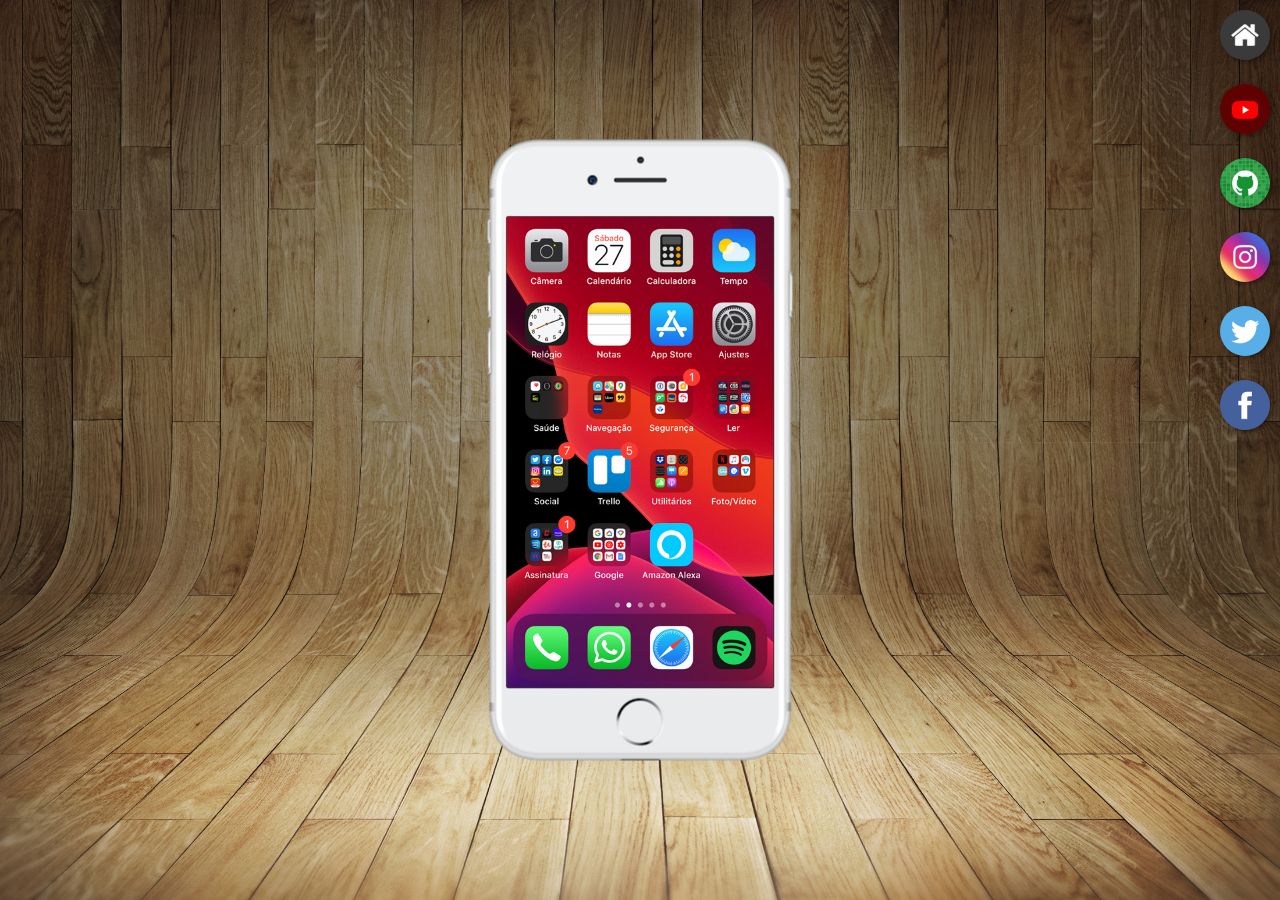
<file: index.html>
<!DOCTYPE html>
<html lang="pt-br">
<head>
    <meta charset="UTF-8">
    <meta name="viewport" content="width=device-width, initial-scale=1.0">
    <title>Projeto Redes Sociais</title>
    <link rel="shortcut icon" href="favicon.ico" type="image/x-icon">
    <link rel="stylesheet" href="estilos/style.css">
</head>
<body>
    <main>
        <section id="telefone">
            <iframe src="home.html" name="tela" id="tela" frameborder="0">
                Seu navegador não é compatível com isso.
            </iframe>
        </section>
        <section id="redes-sociais">
            <a href="home.html" target="tela"> <img src="imagens/logo-home.jpg" alt="home"> </a> <br>
            <a href="youtube.html" target="tela"> <img src="imagens/logo-youtube.jpg" alt="youtube"> </a> <br>
            <a href="github.html" target="tela"> <img src="imagens/logo-github.jpg" alt="github"> </a> <br>
            <a href="instagram.html" target="tela"> <img src="imagens/logo-instagram.jpg" alt="instagram"> </a> <br>
            <a href="twitter.html" target="tela"> <img src="imagens/logo-twitter.jpg" alt="twitter"> </a> <br>
            <a href="facebook.html" target="tela"> <img src="imagens/logo-facebook.jpg" alt="facebook"> </a> <br>
        </section>
    </main>
</body>
</html>
</file>
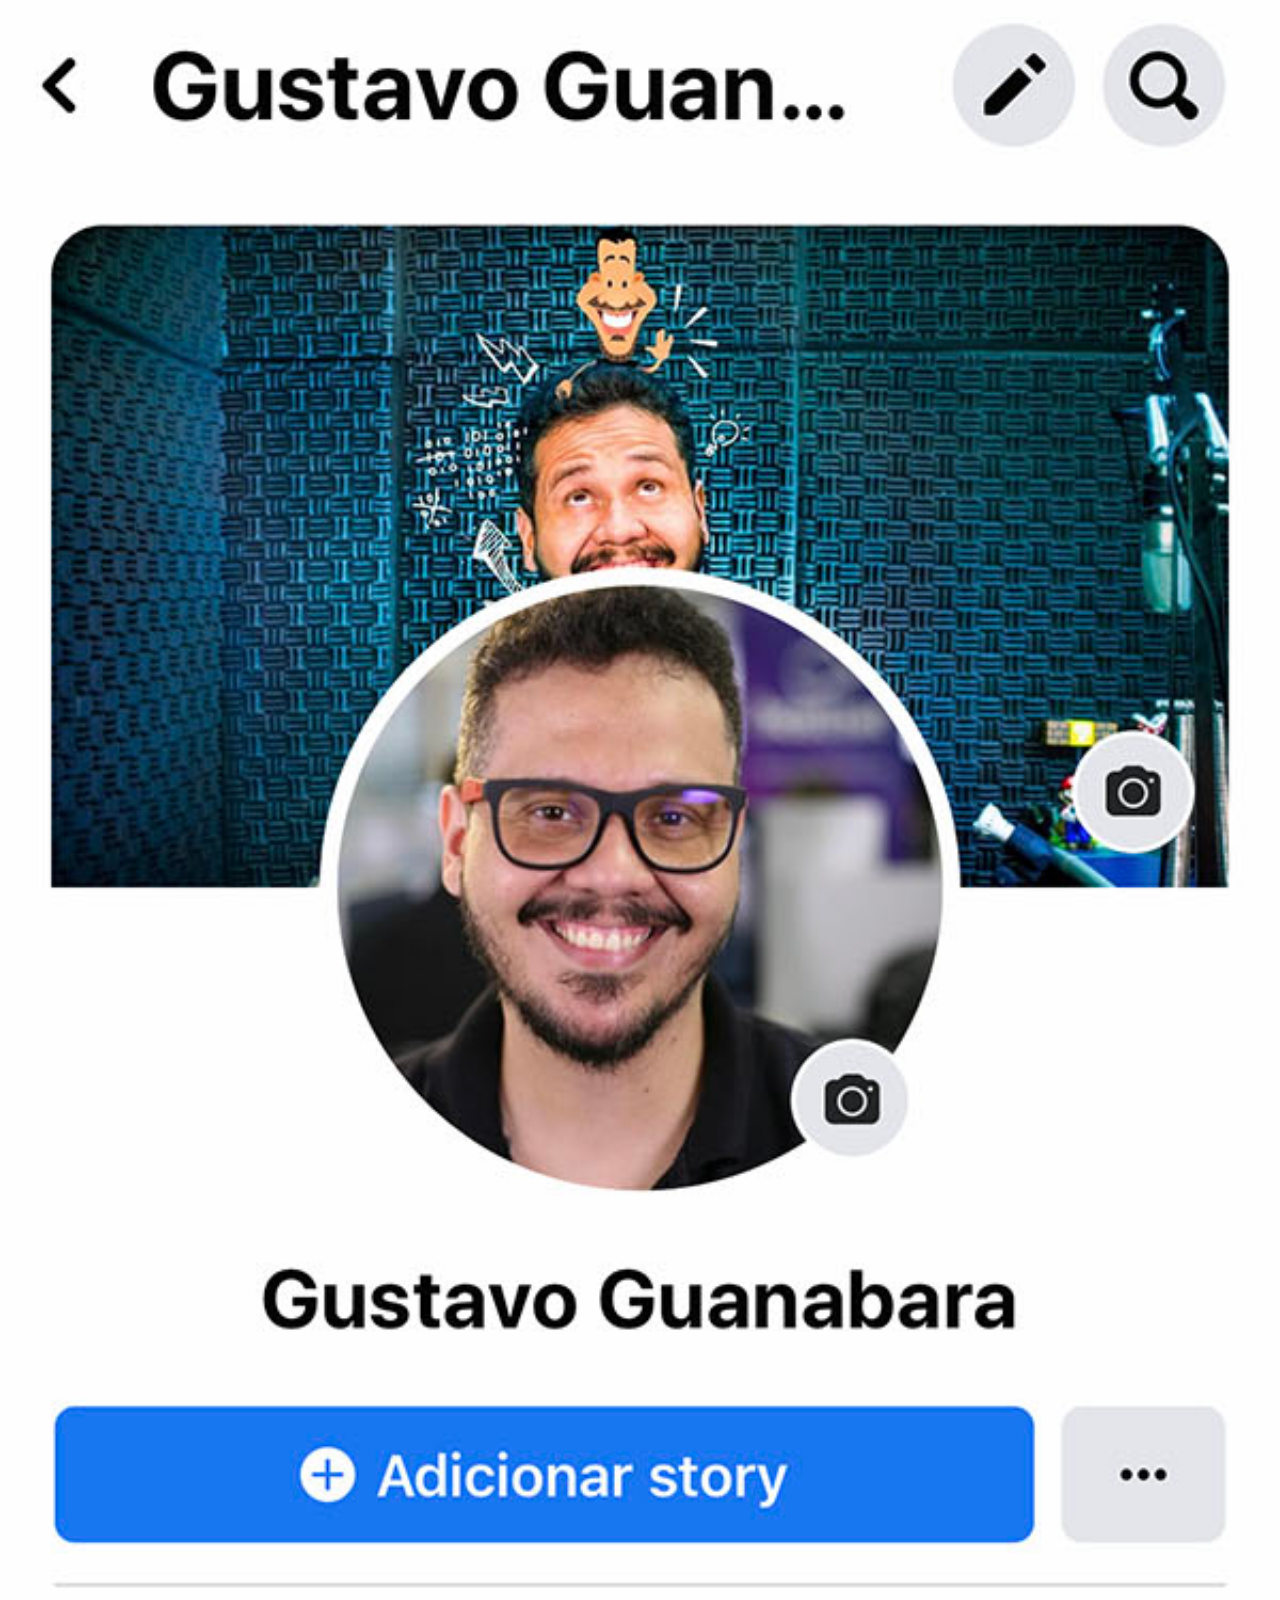
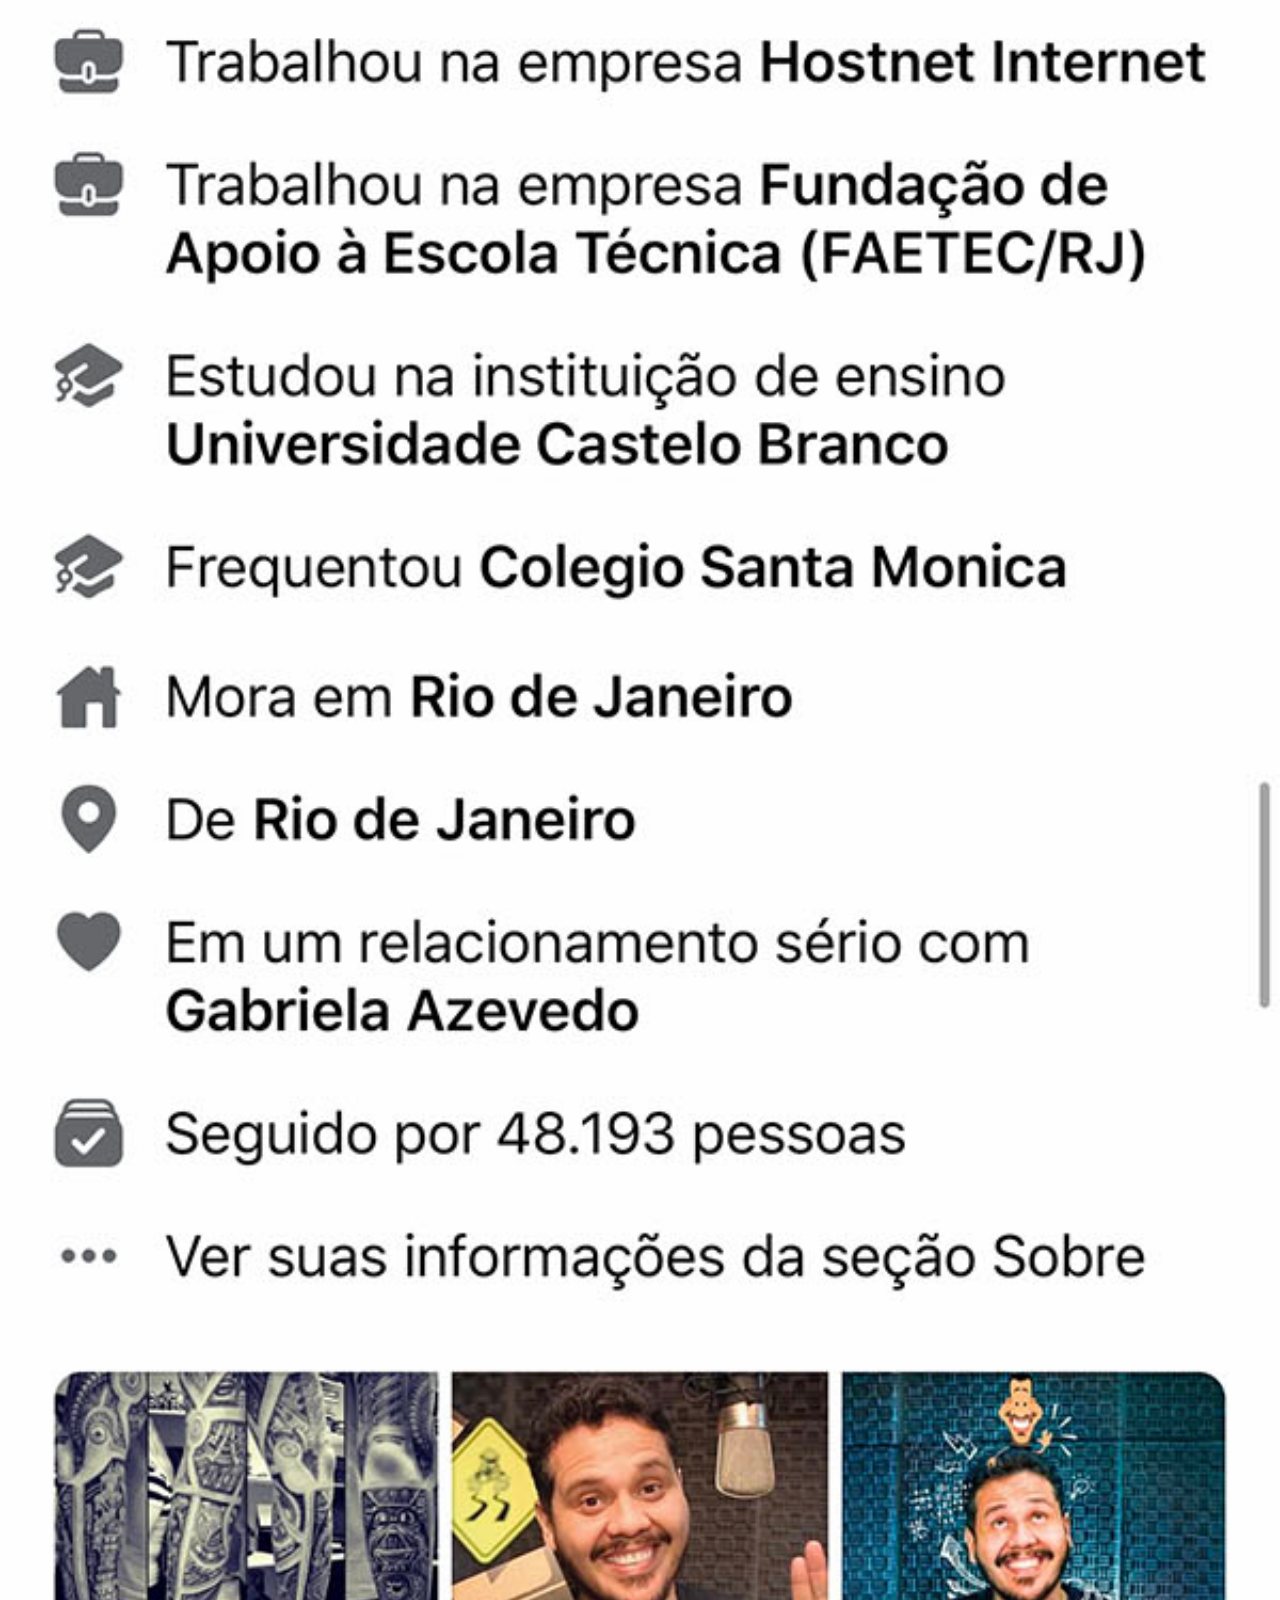
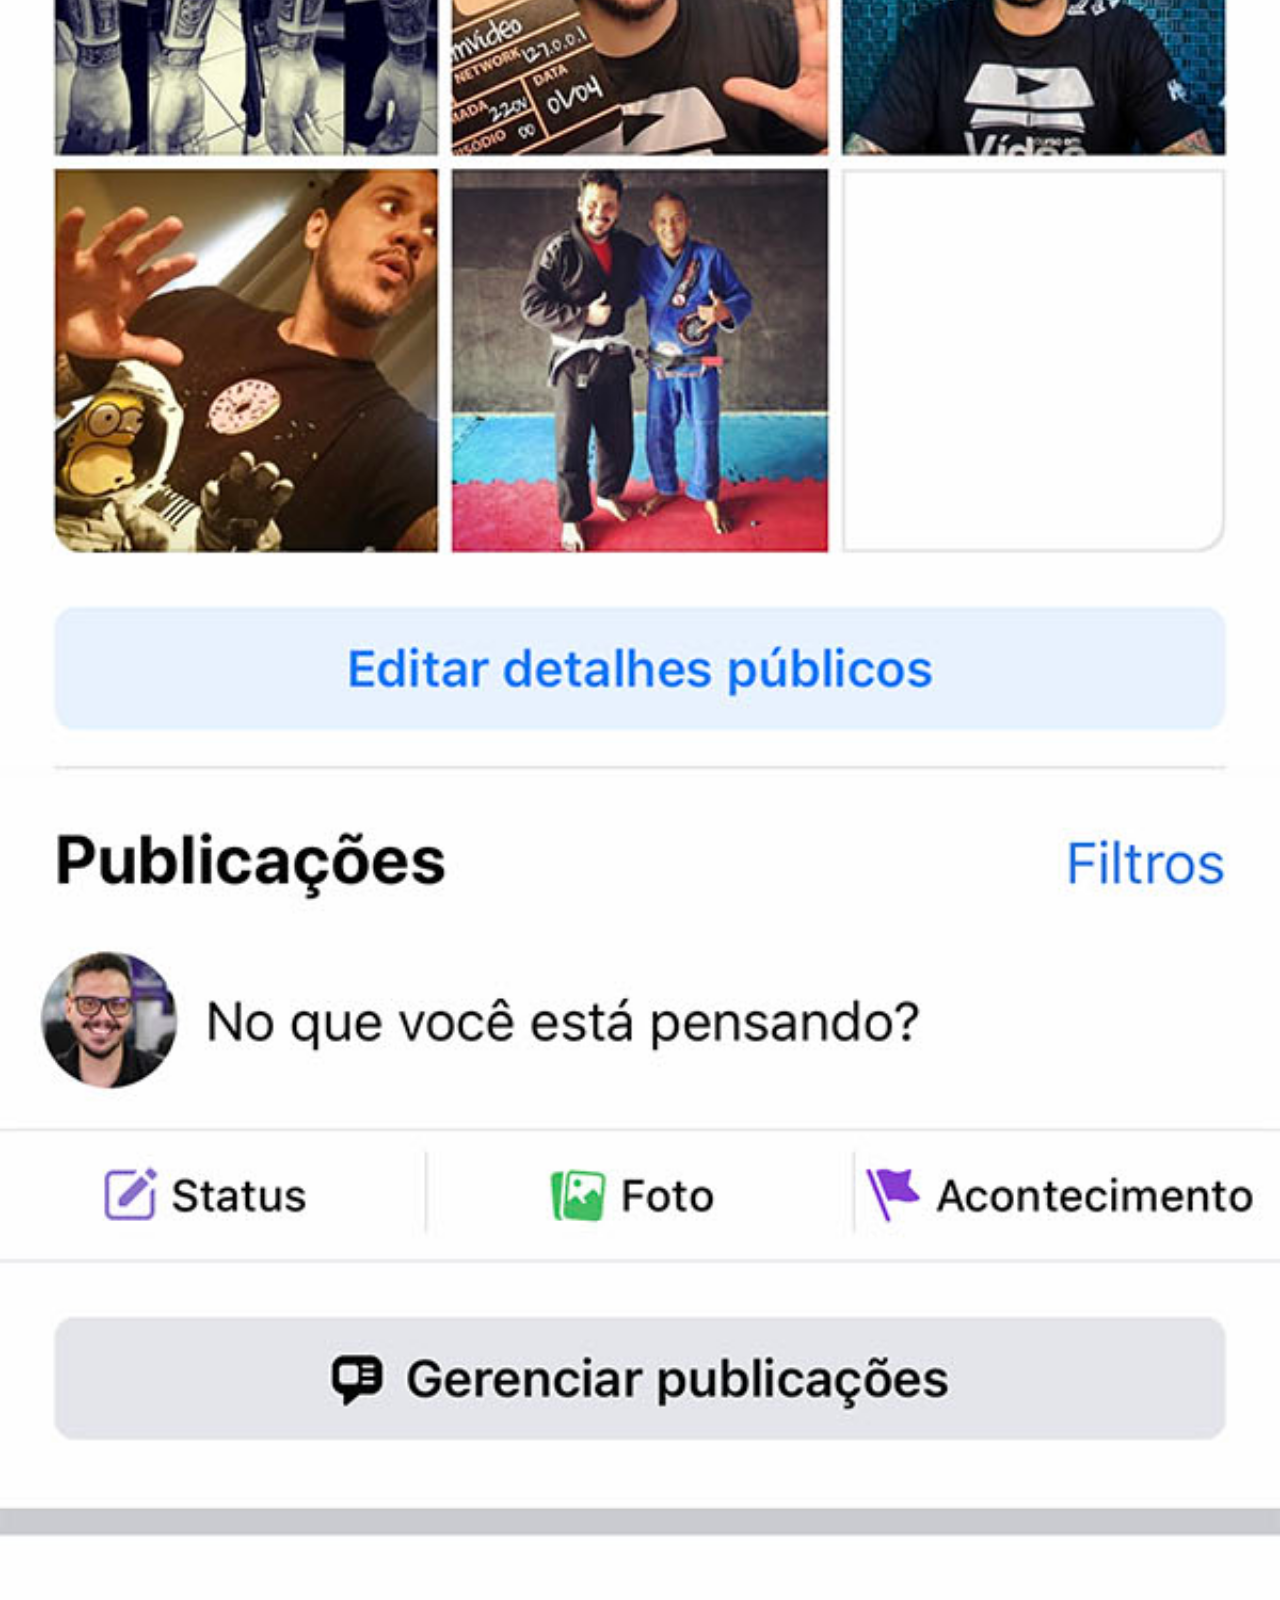
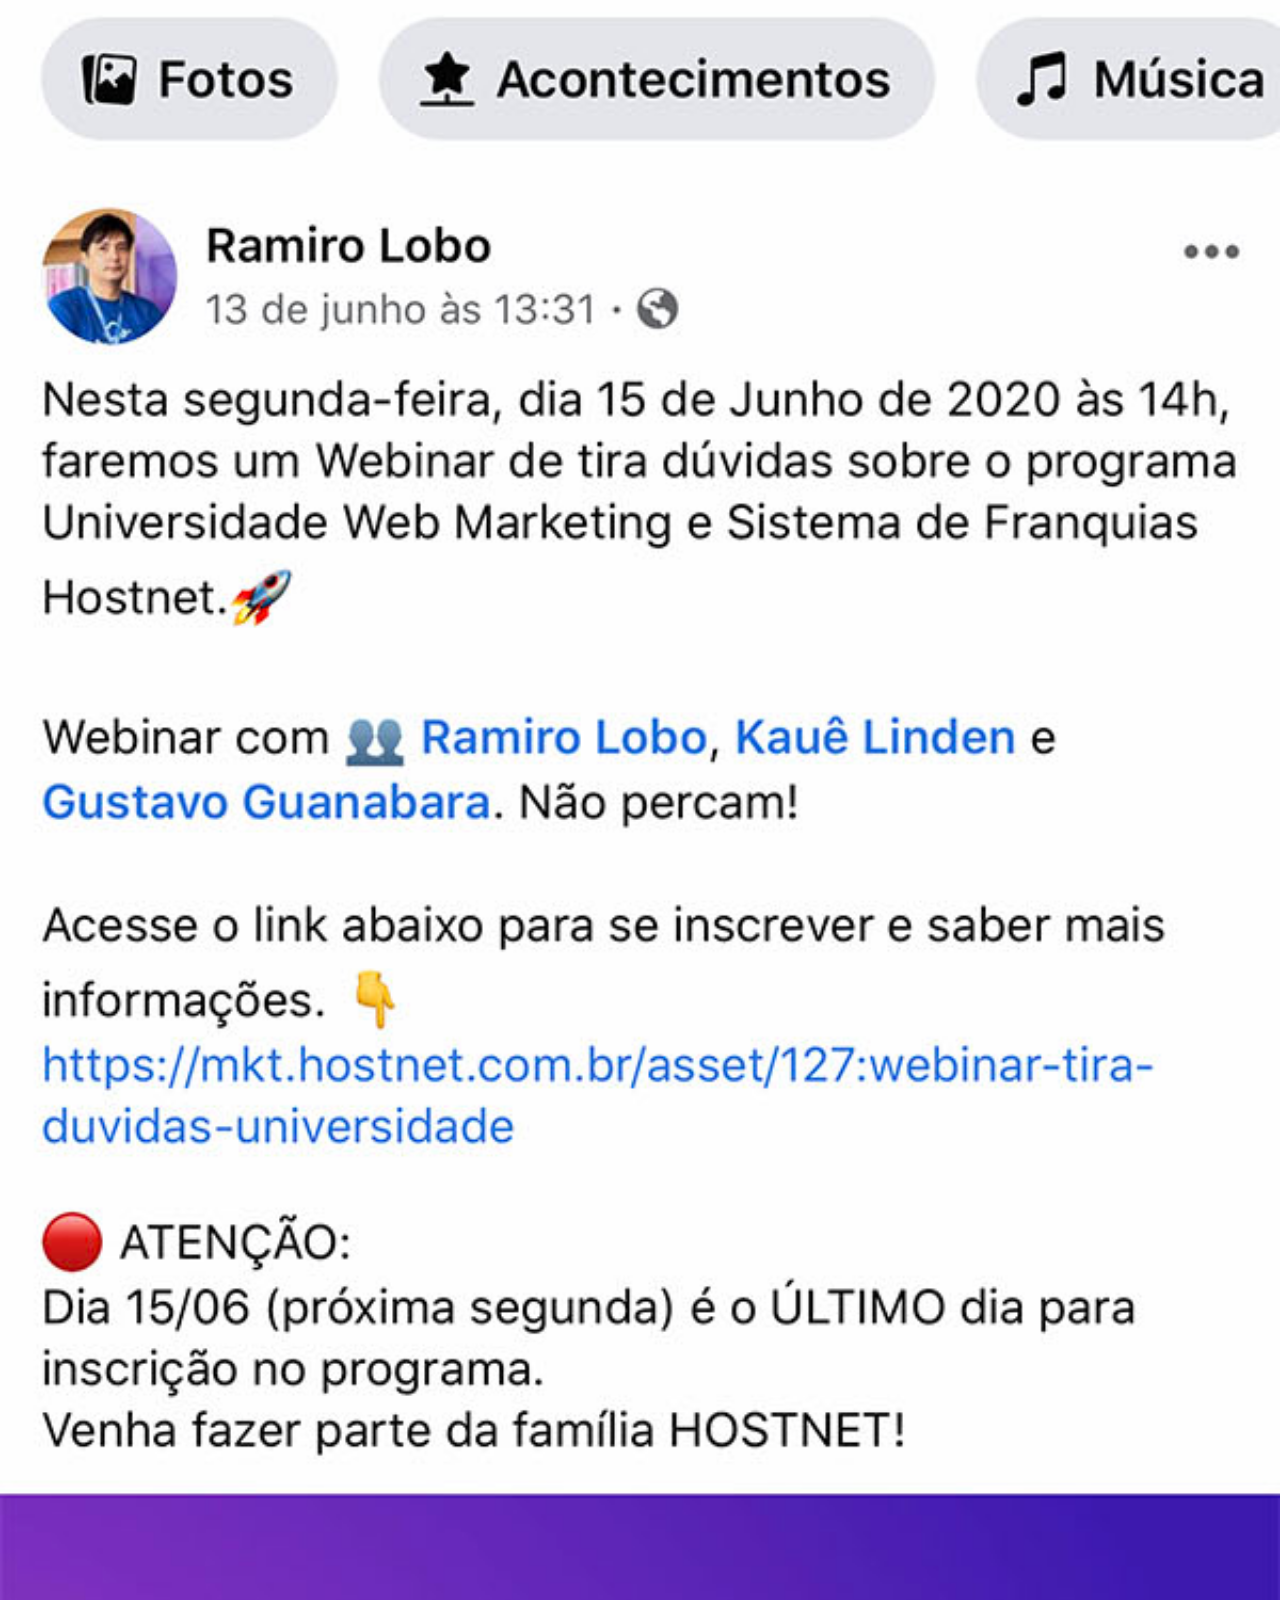
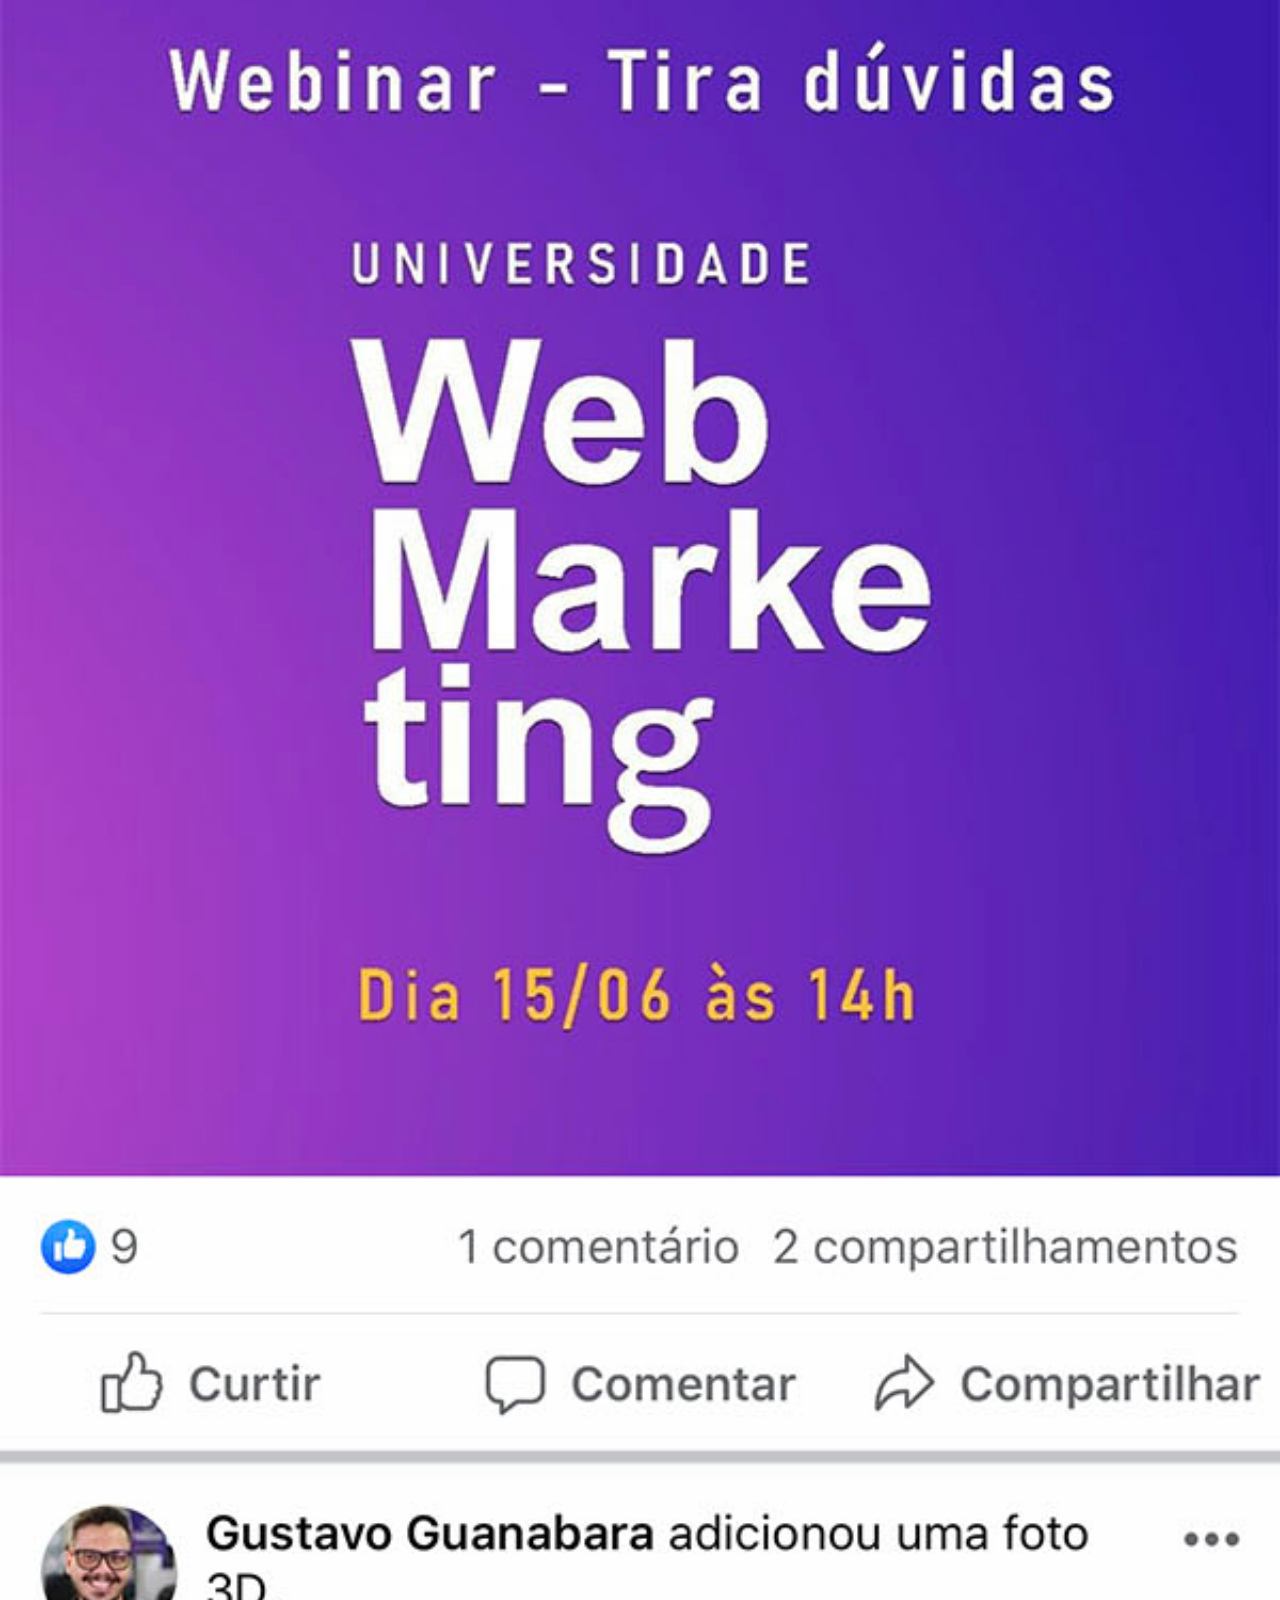
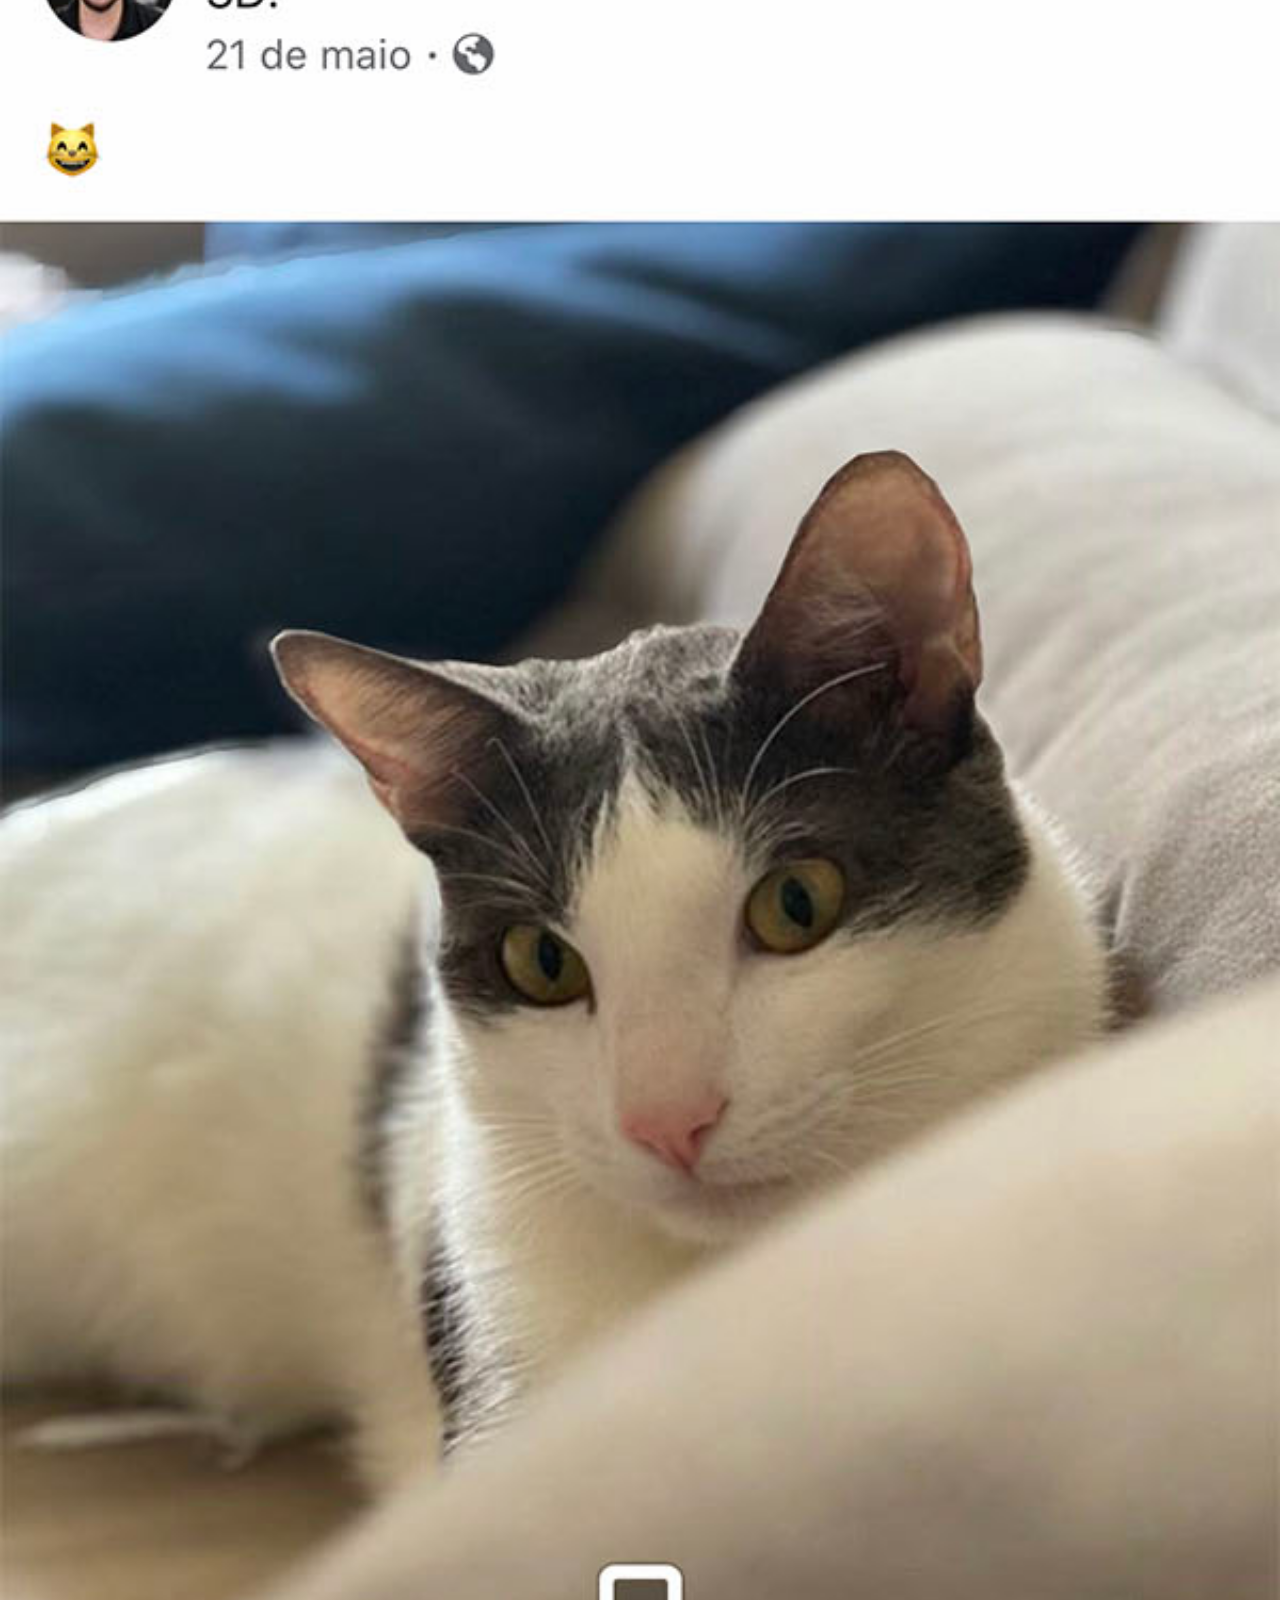
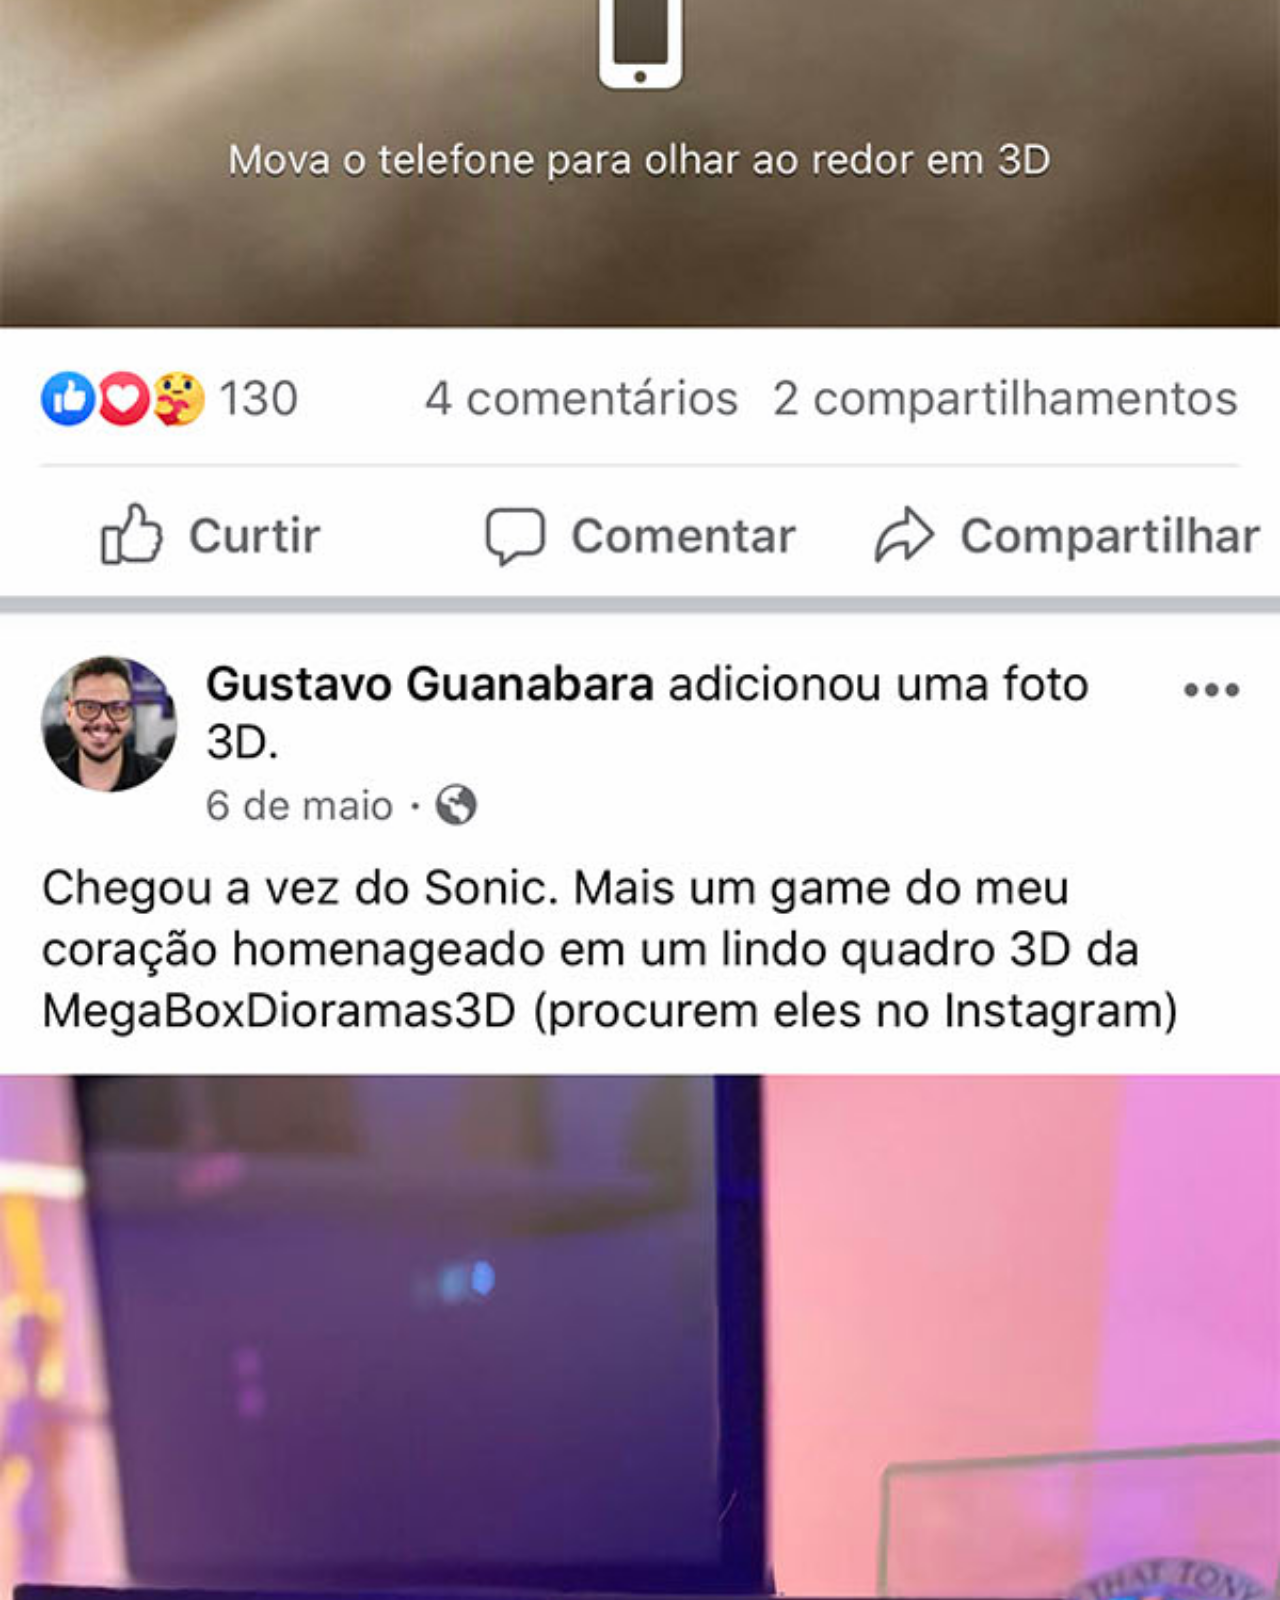
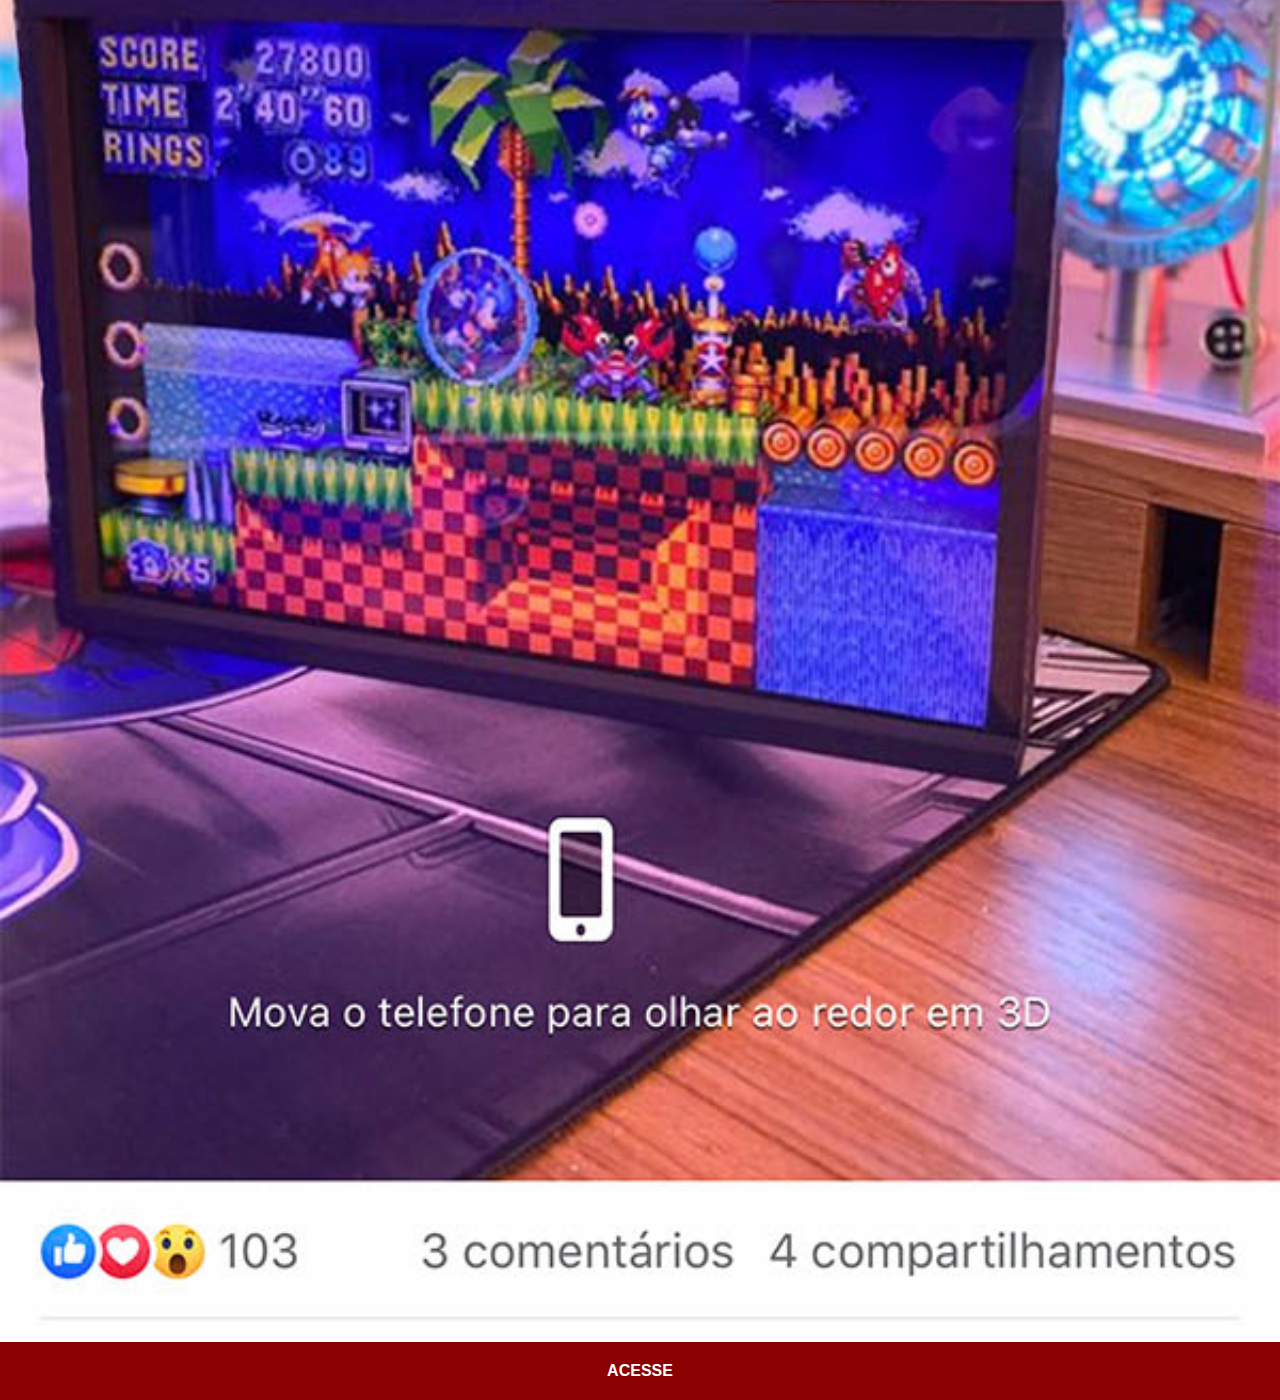
<file: facebook.html>
<!DOCTYPE html>
<html lang="pt-br">
<head>
    <meta charset="UTF-8">
    <meta name="viewport" content="width=device-width, initial-scale=1.0">
    <title>Facebook</title>
    <link rel="stylesheet" href="estilos/social.css">
</head>
<body>
    <img src="imagens/tela-facebook.jpg" alt="facebook">
    <a href="https://www.facebook.com/gustavoguanabara/?locale=pt_BR" target="_blank">ACESSE</a>
</body>
</html>
</file>
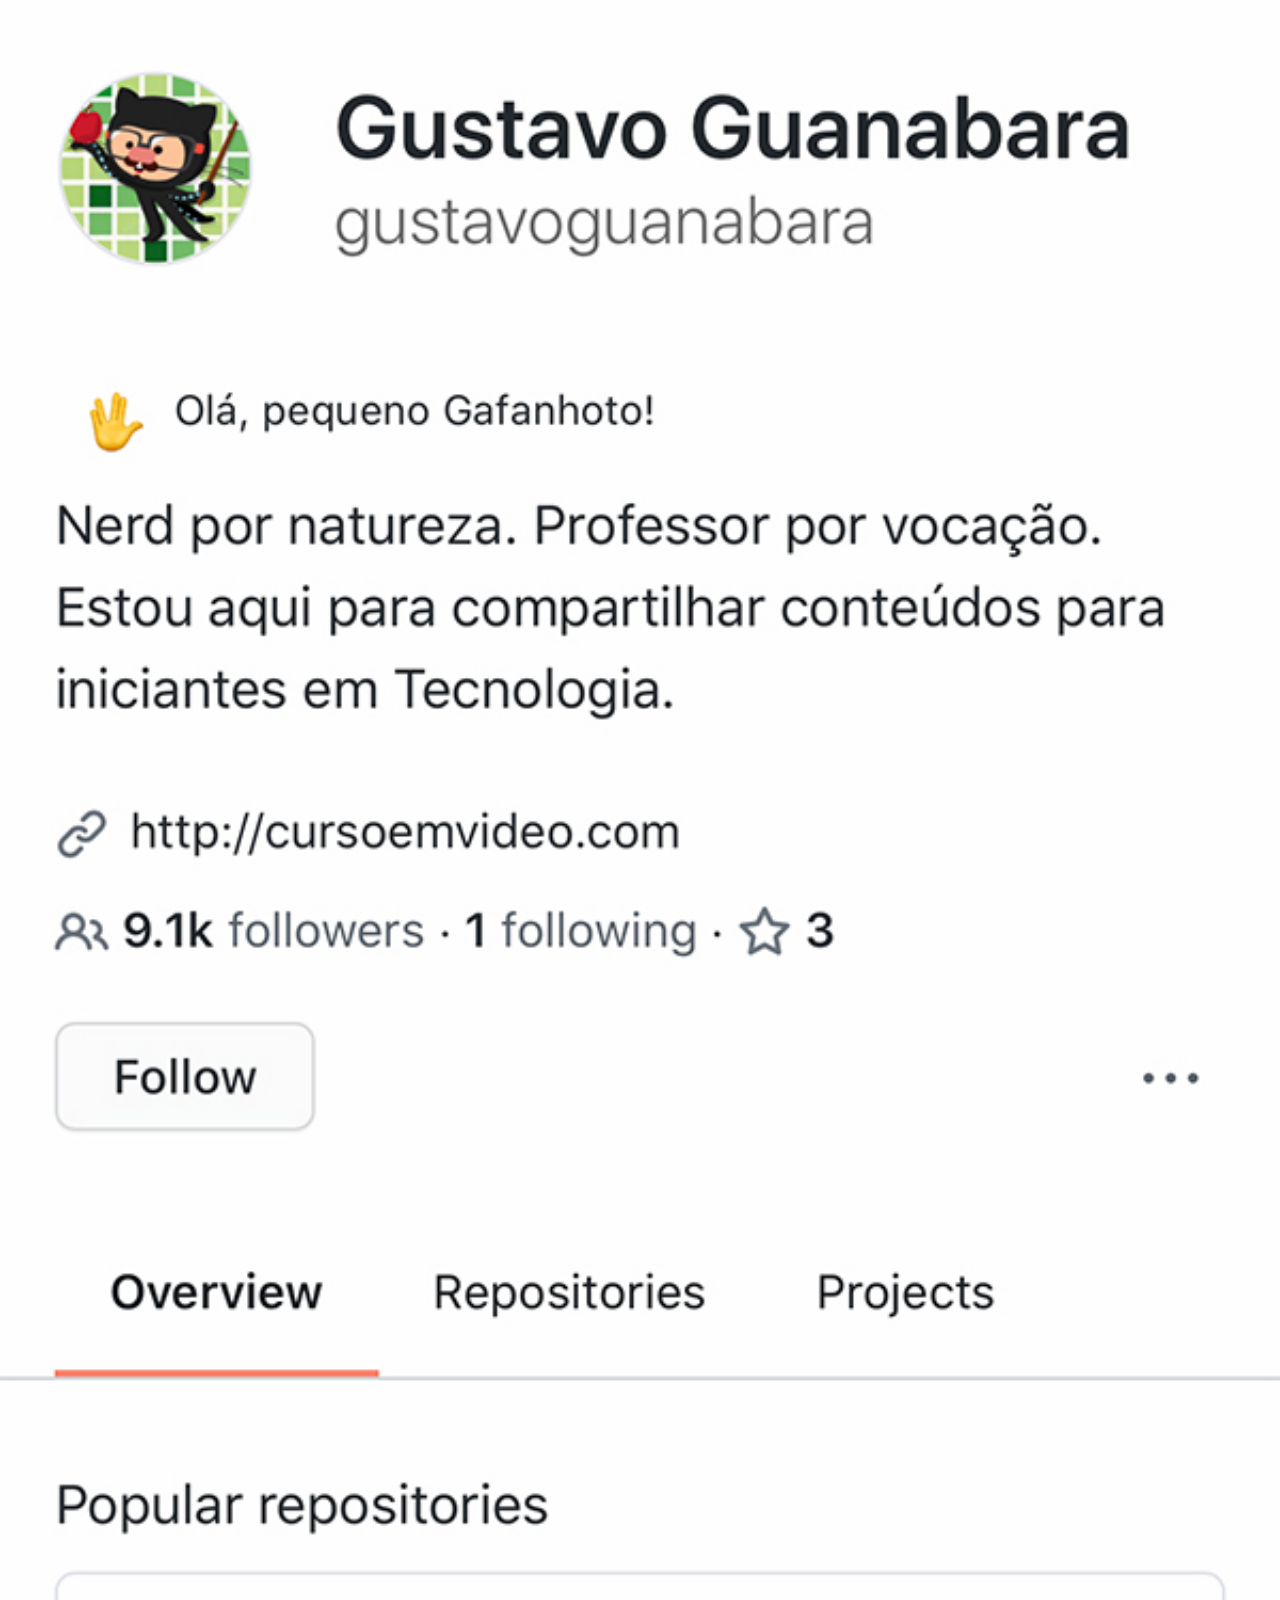
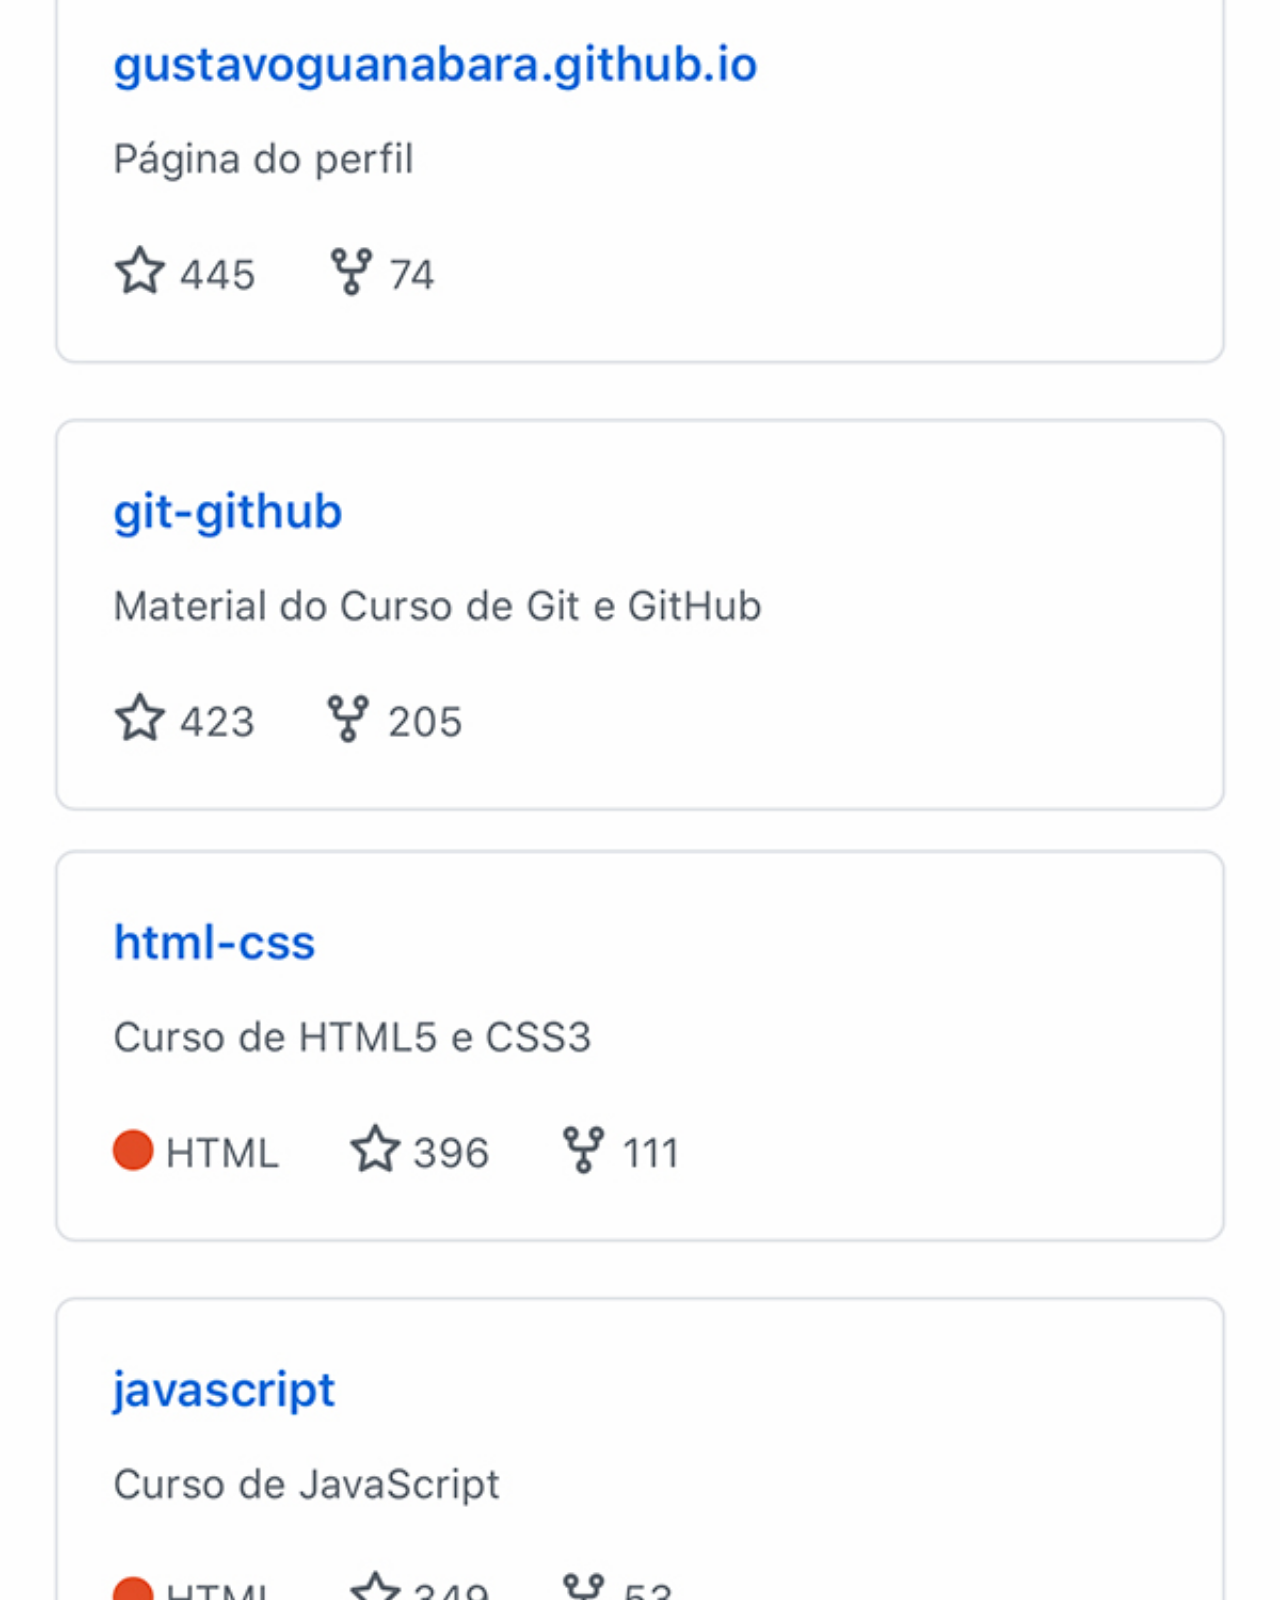
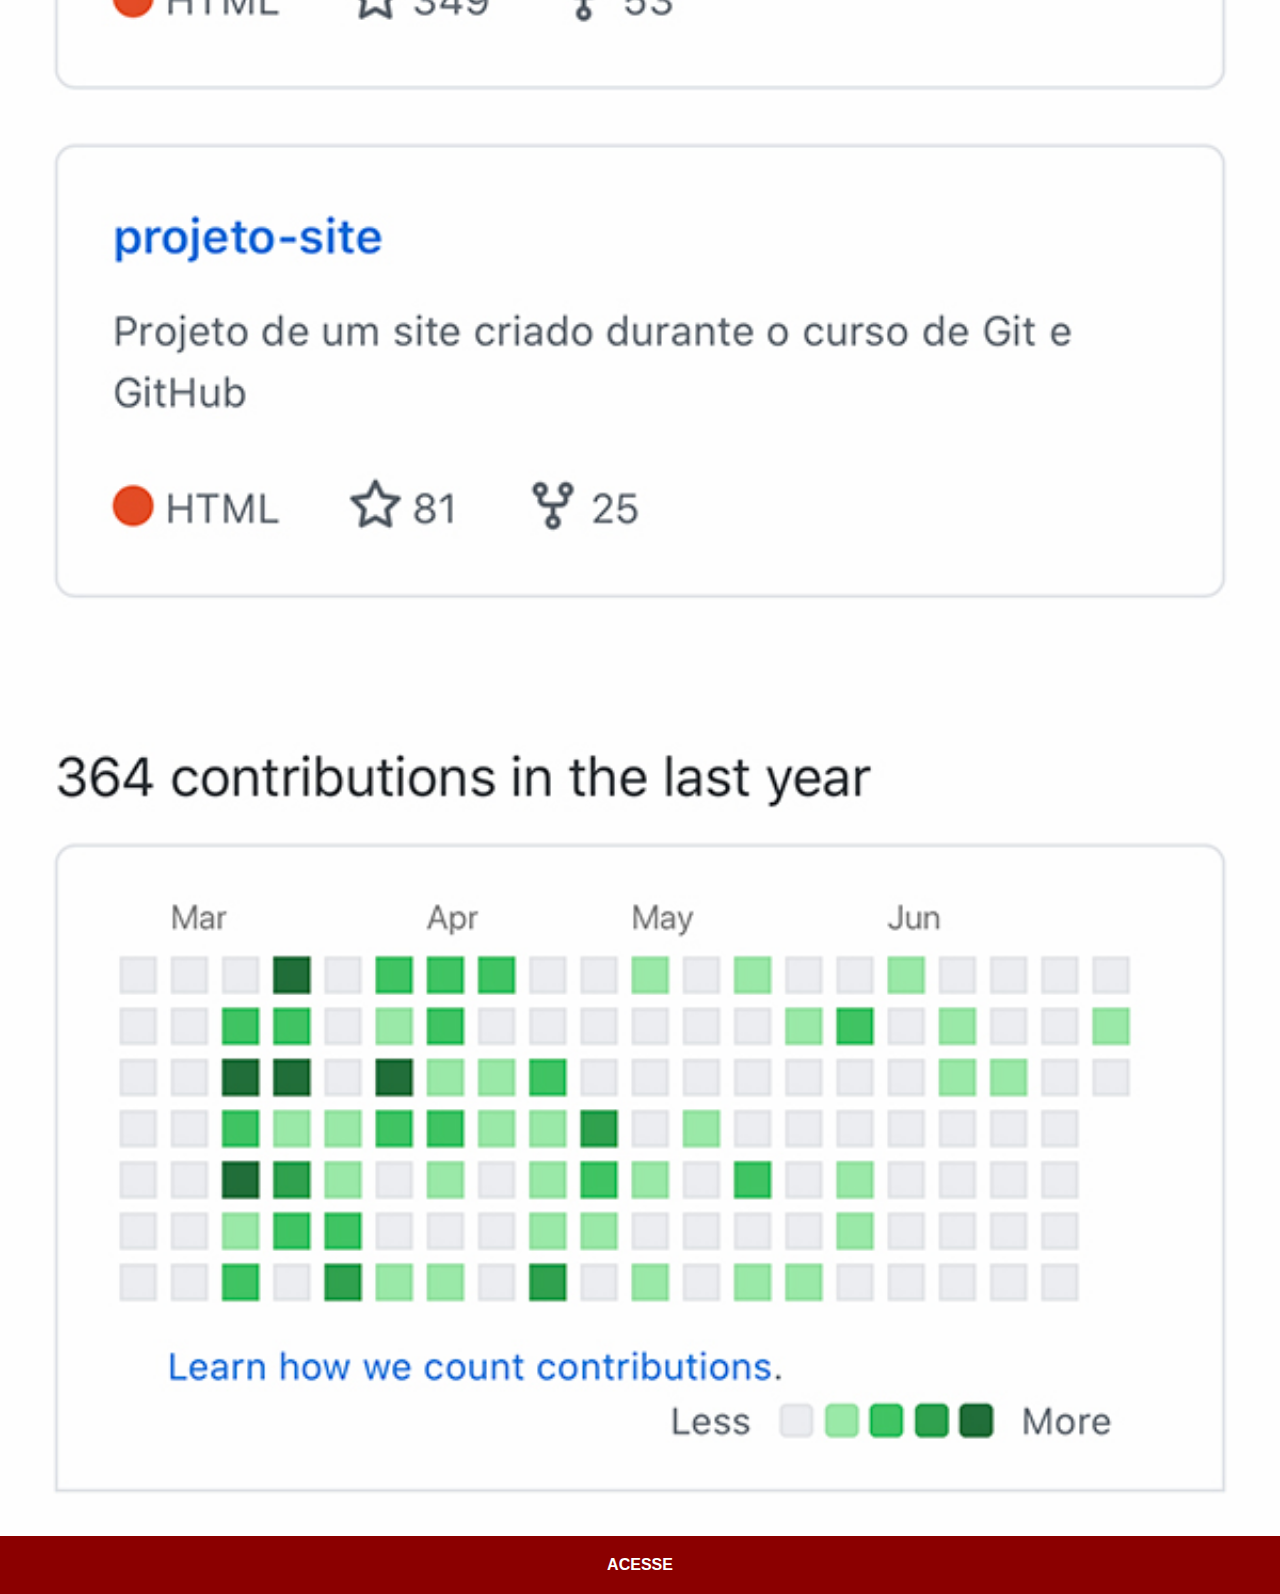
<file: github.html>
<!DOCTYPE html>
<html lang="pt-br">
<head>
    <meta charset="UTF-8">
    <meta name="viewport" content="width=device-width, initial-scale=1.0">
    <title>Github</title>
    <link rel="stylesheet" href="estilos/social.css">
</head>
<body>
    <img src="imagens/tela-github.jpg" alt="github">
    <a href="https://github.com/gustavoguanabara" target="_blank">ACESSE</a>
</body>
</html>
</file>
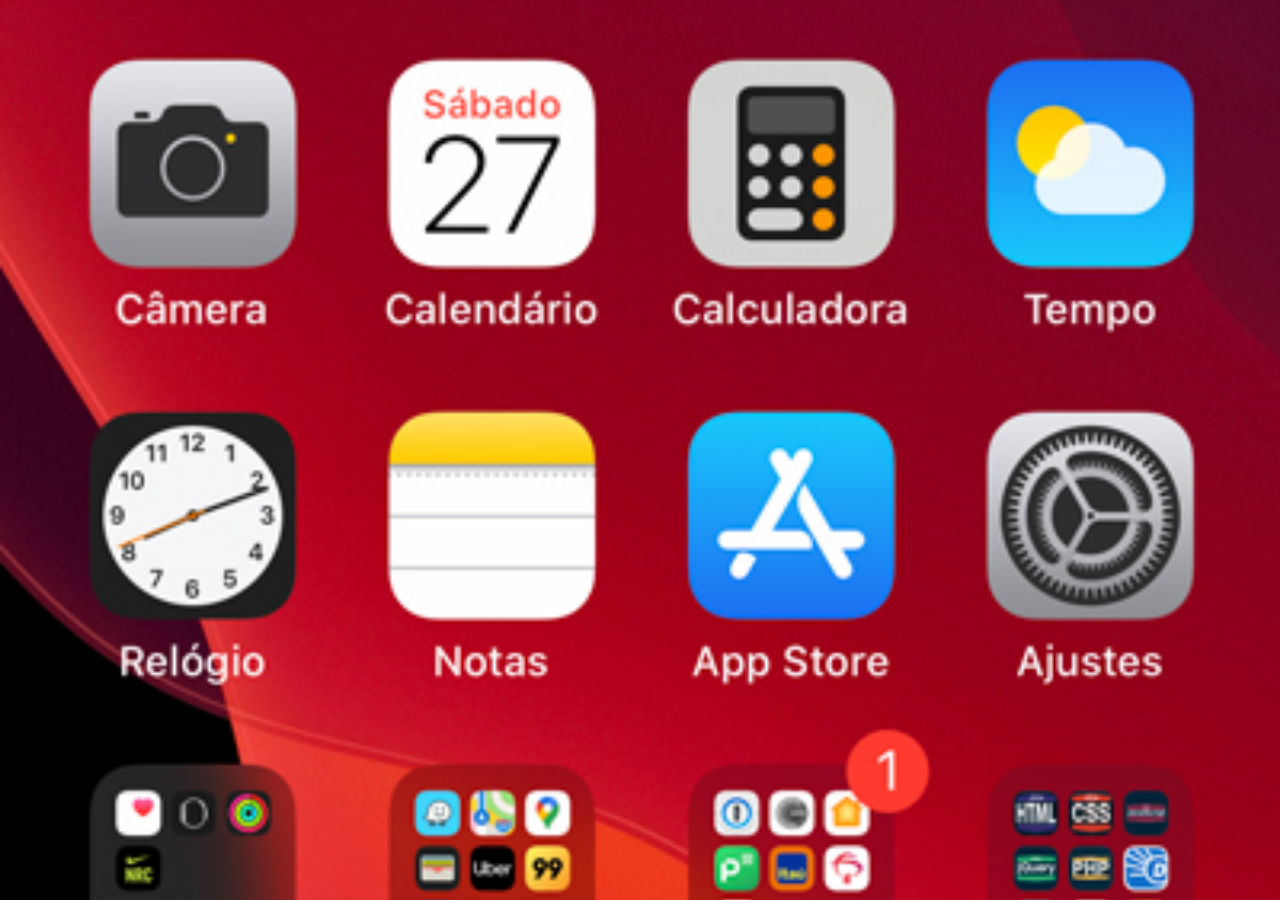
<file: home.html>
<!DOCTYPE html>
<html lang="pt-br">
<head>
    <meta charset="UTF-8">
    <meta name="viewport" content="width=device-width, initial-scale=1.0">
    <title>Home</title>
    <style>
        * {
            margin: 0;
            padding: 0;
        }

        body {
            width: 100vw;
            height: 100vh;
            background: black url('imagens/tela-home.jpg') no-repeat top center;
            background-size: cover;
        }
    </style>
</head>
<body>
    
</body>
</html>
</file>
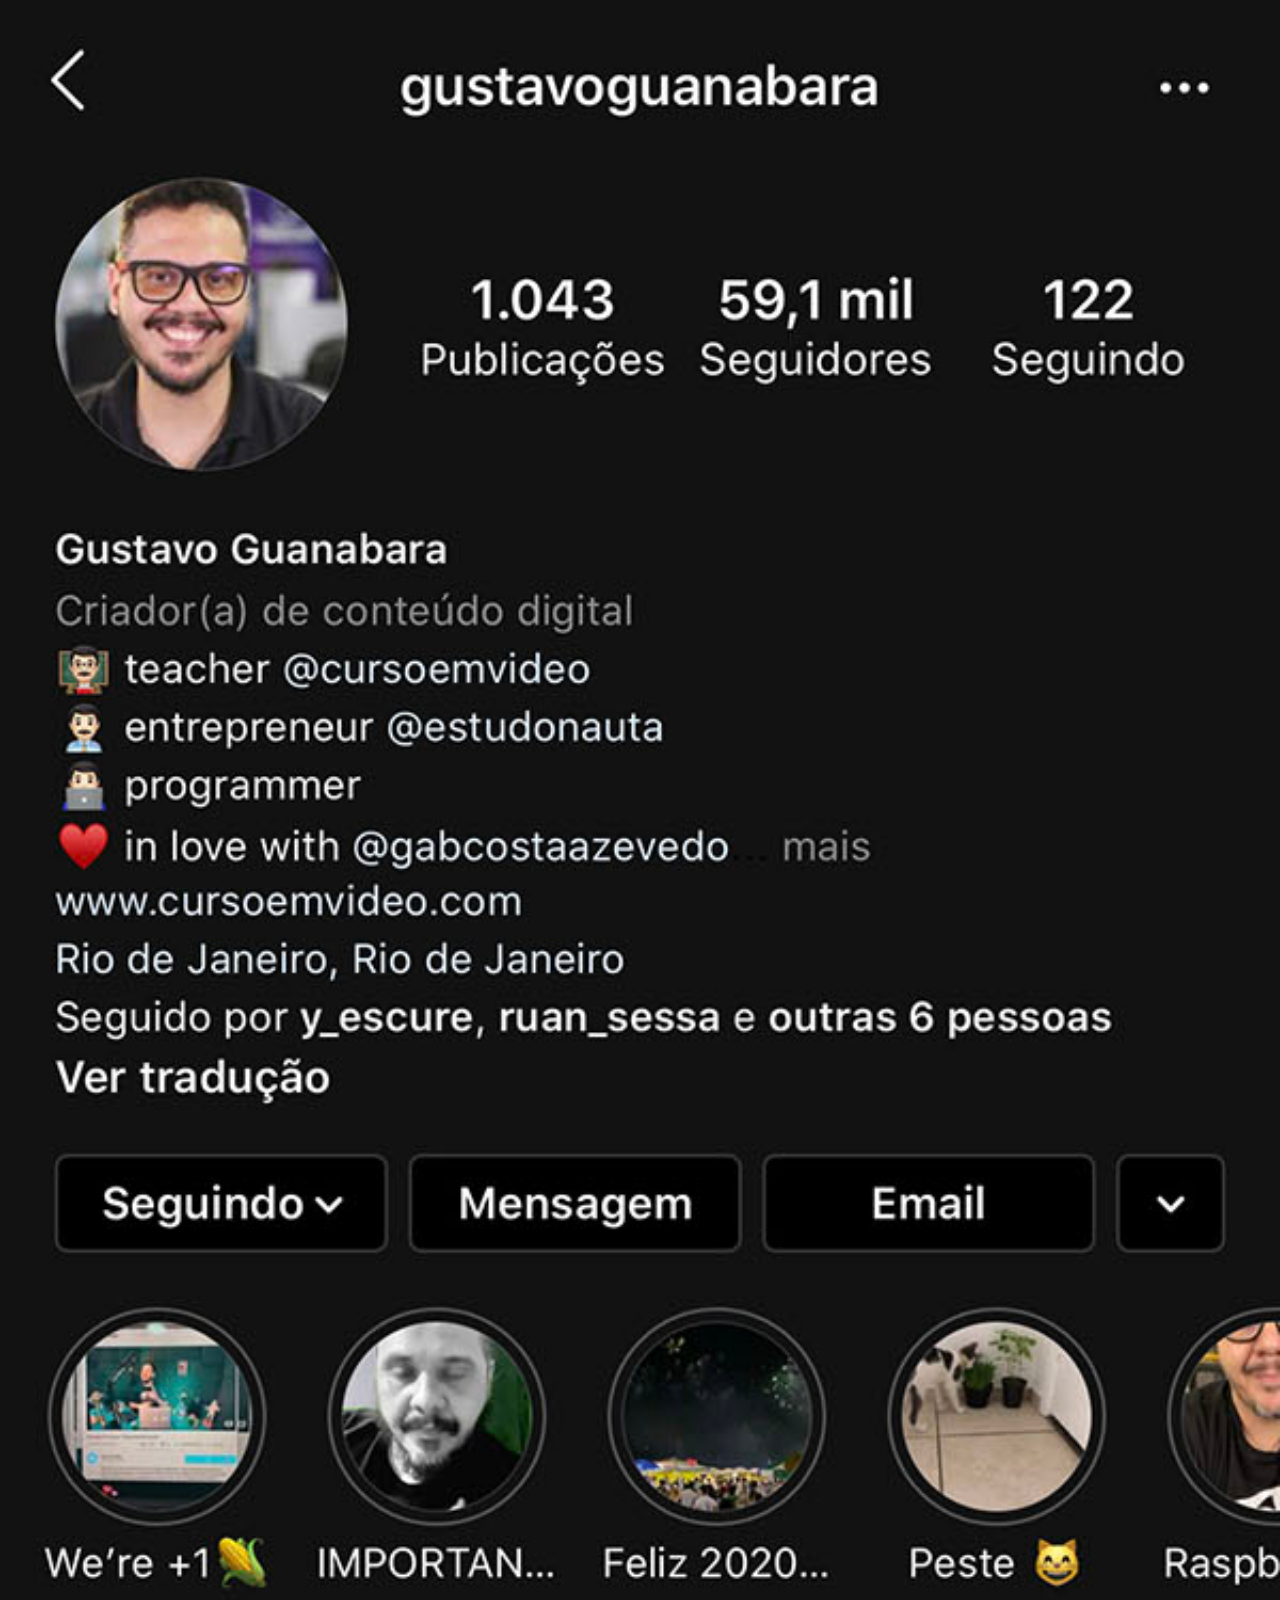
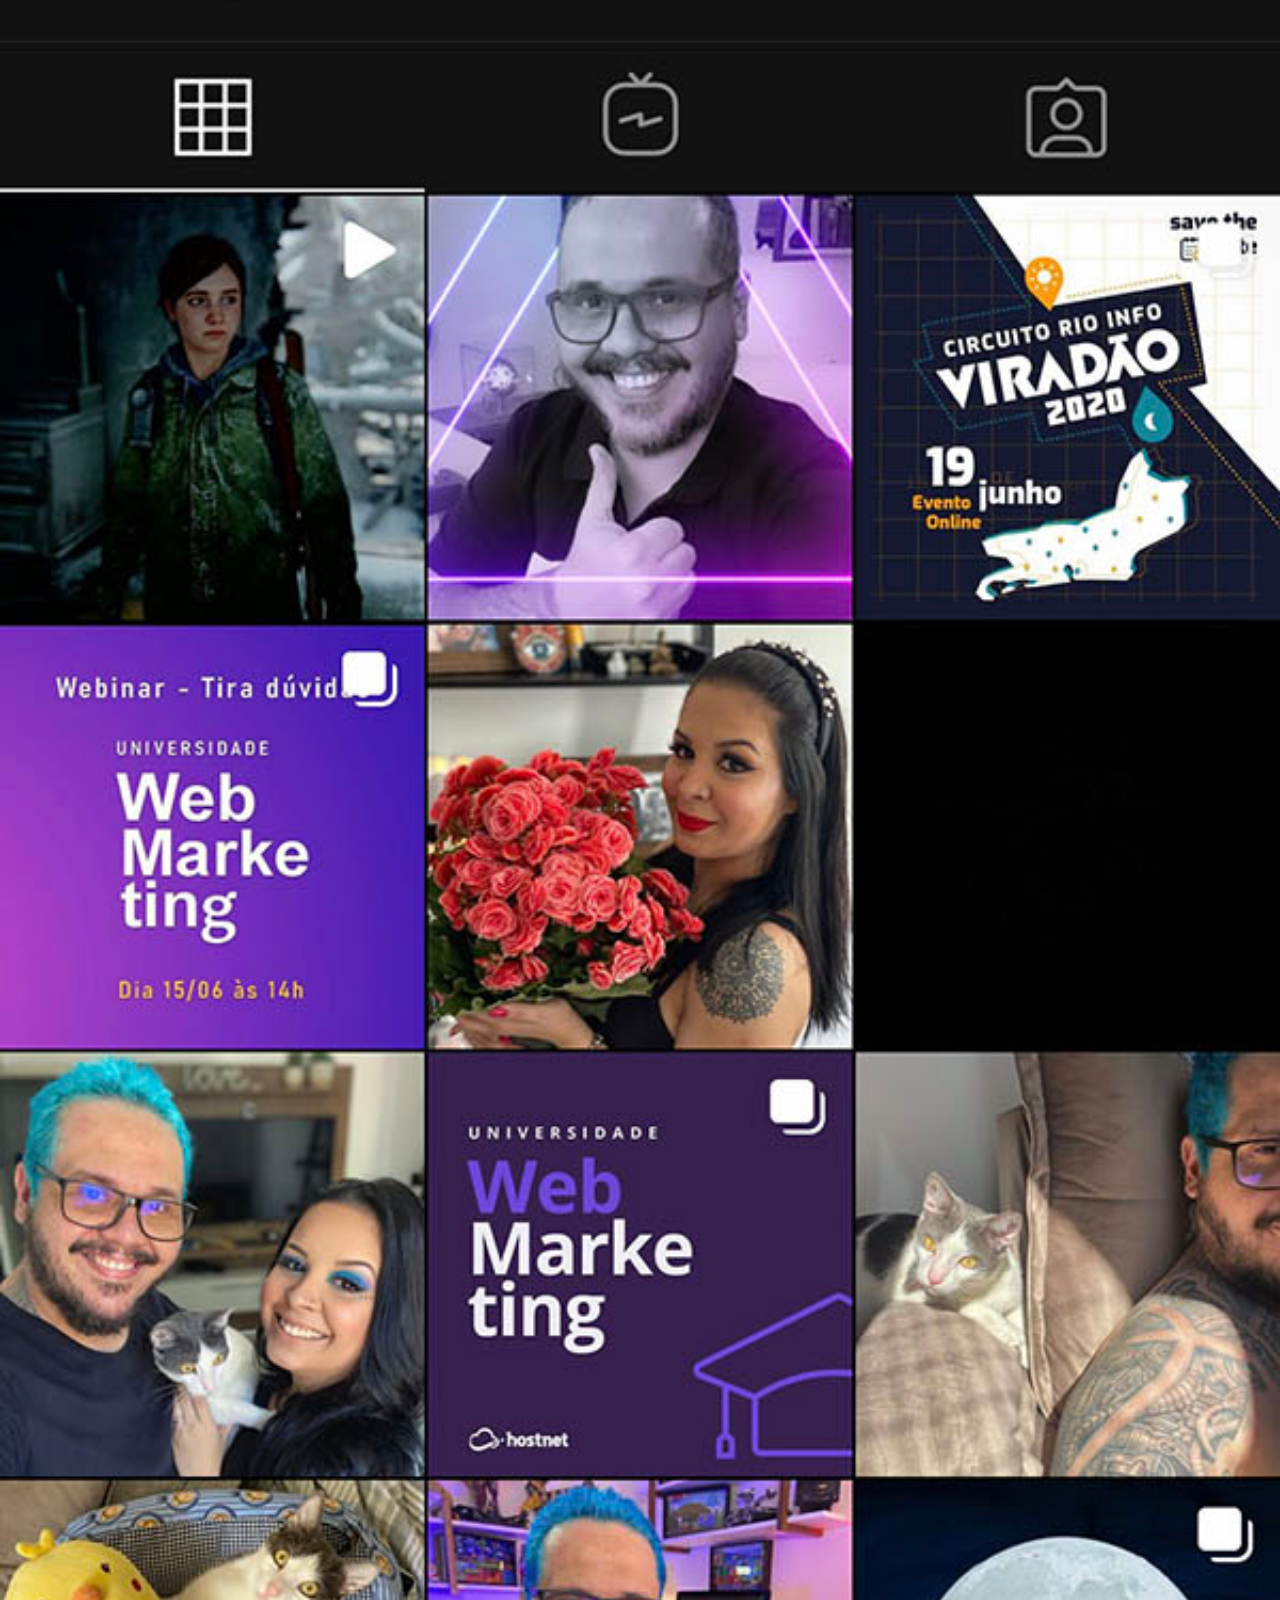
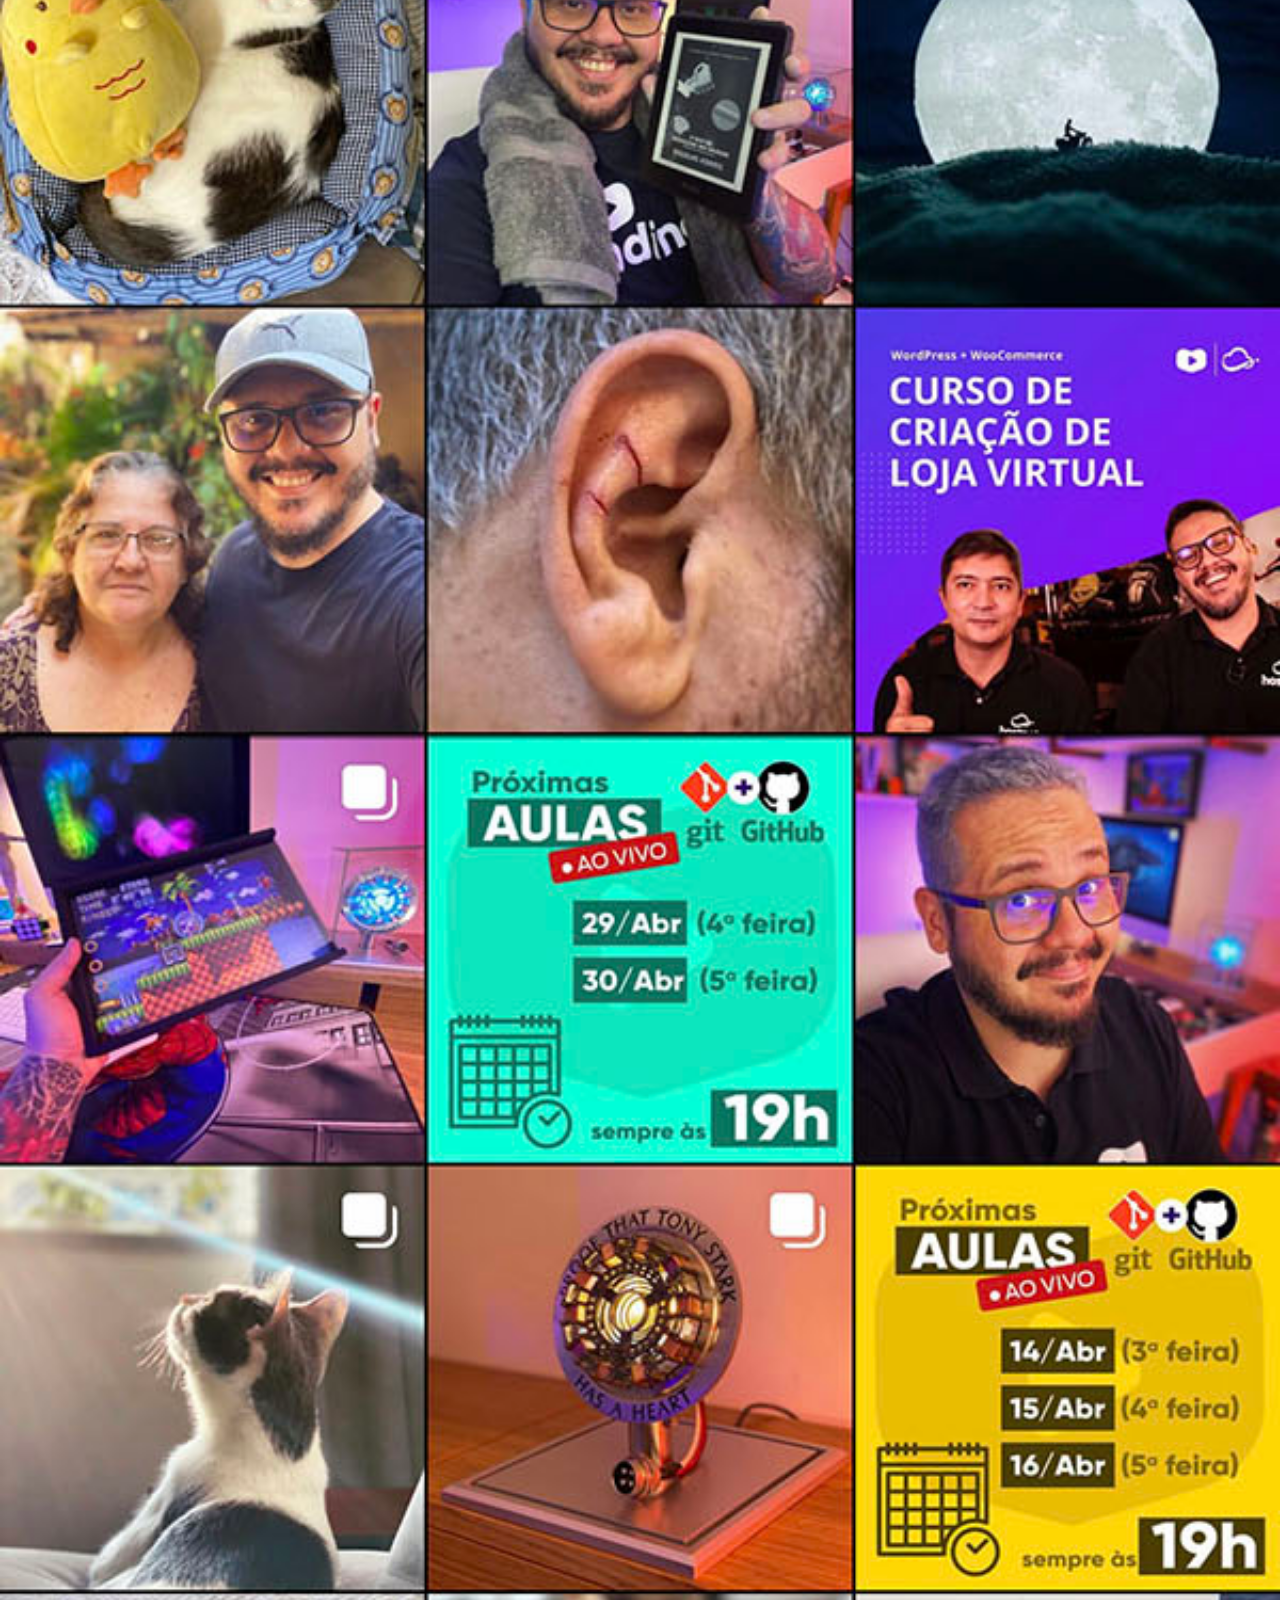
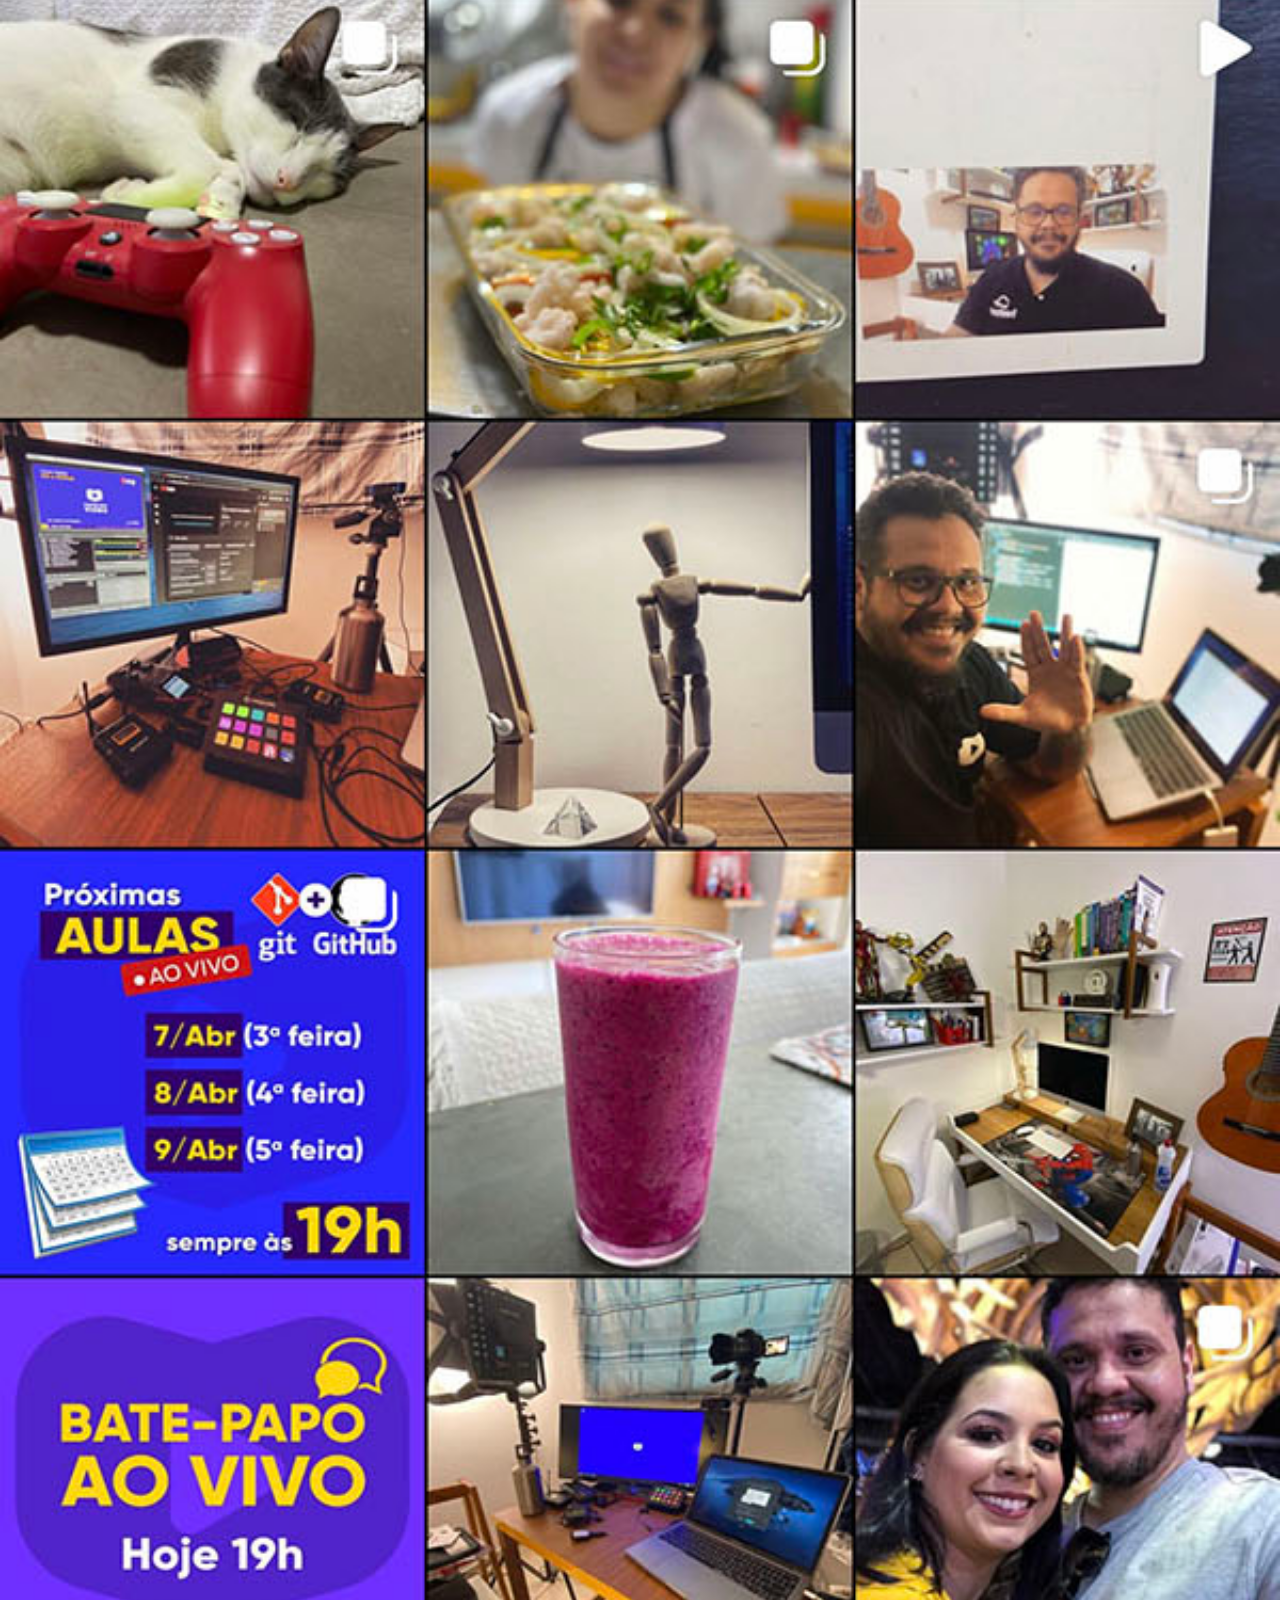
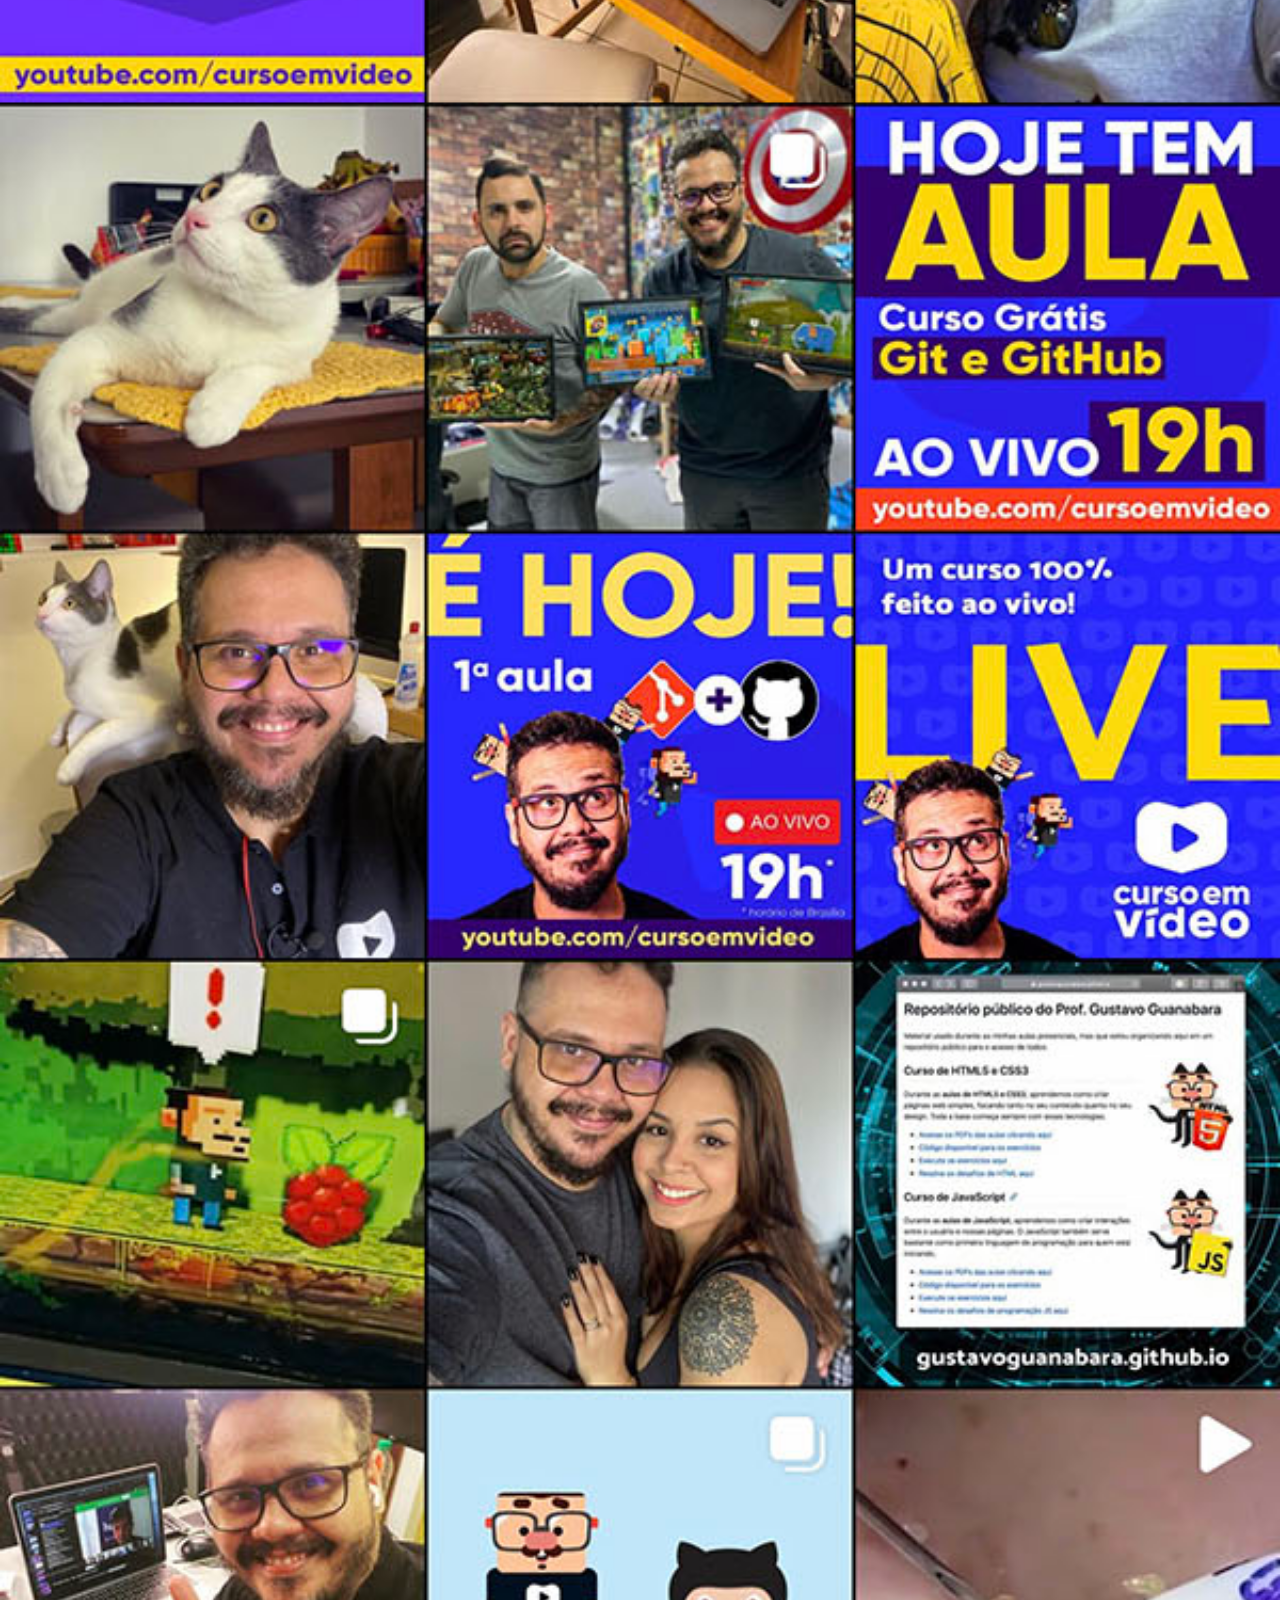
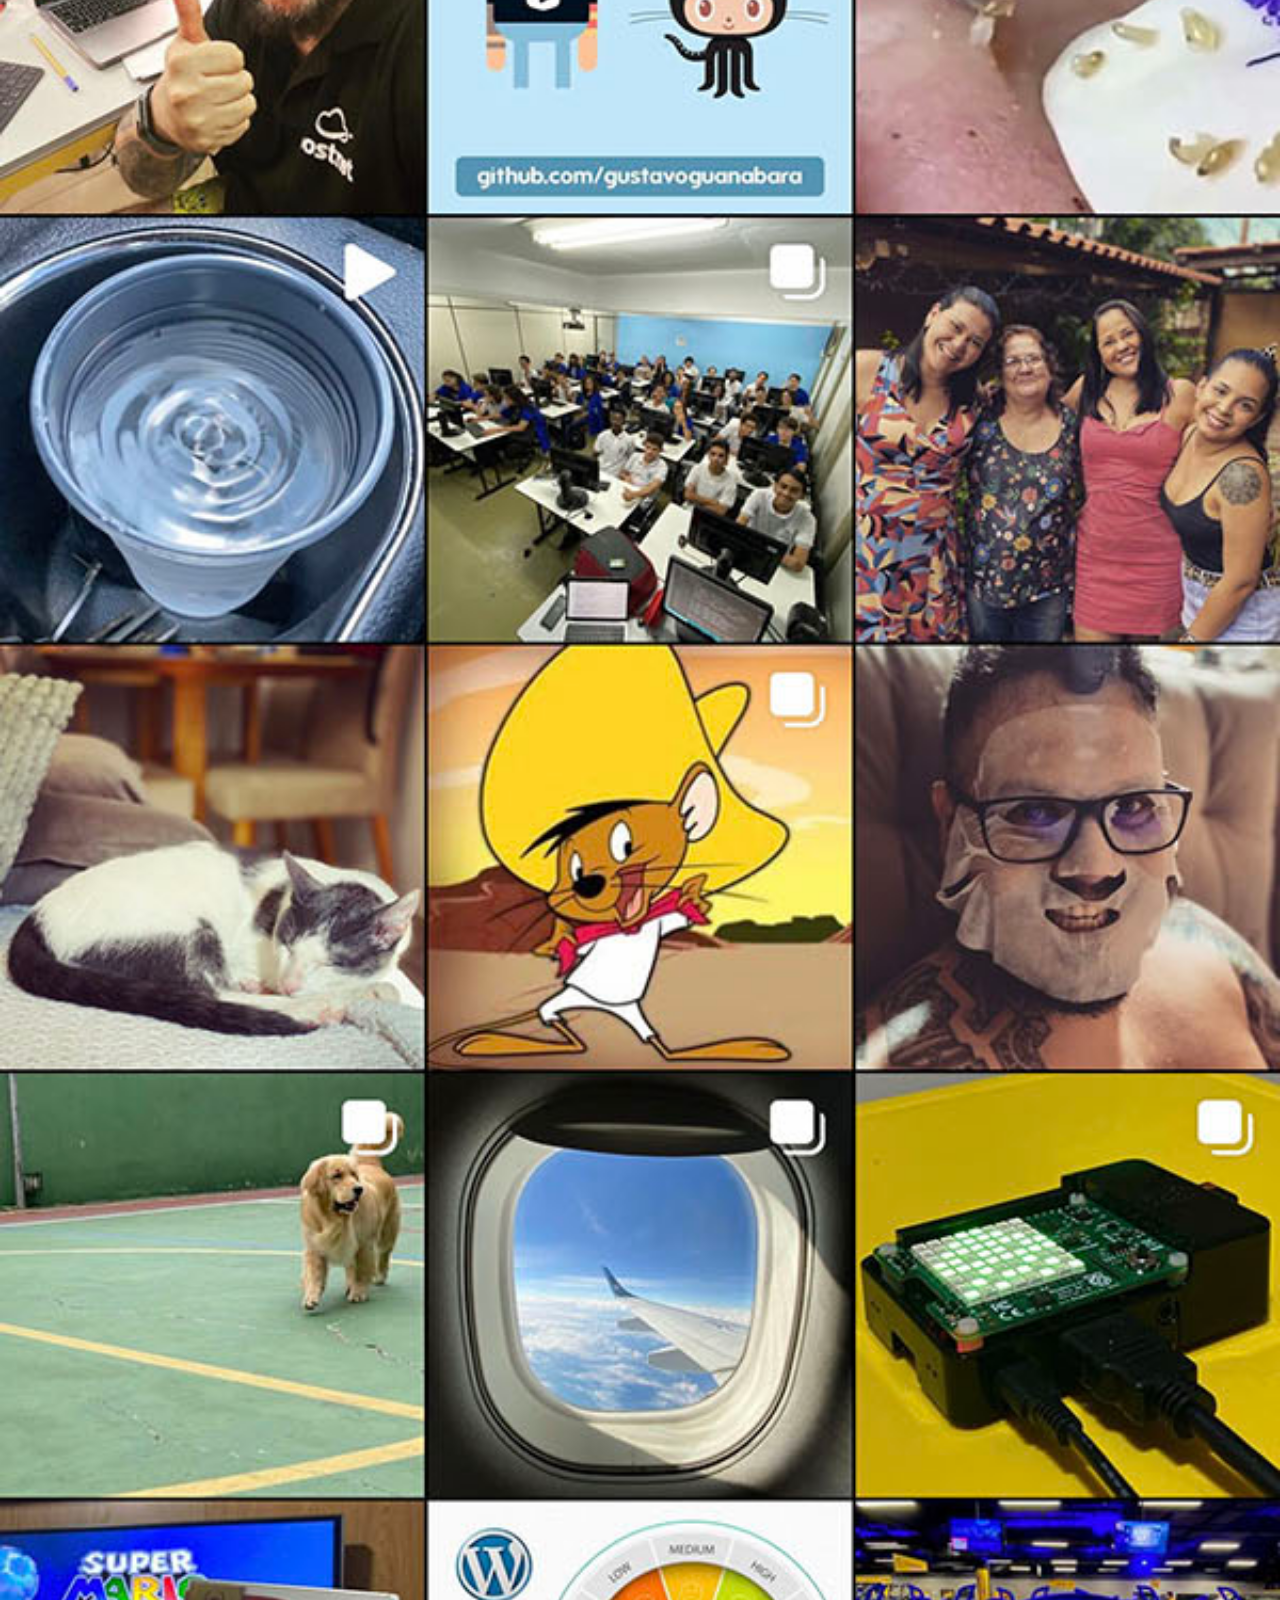
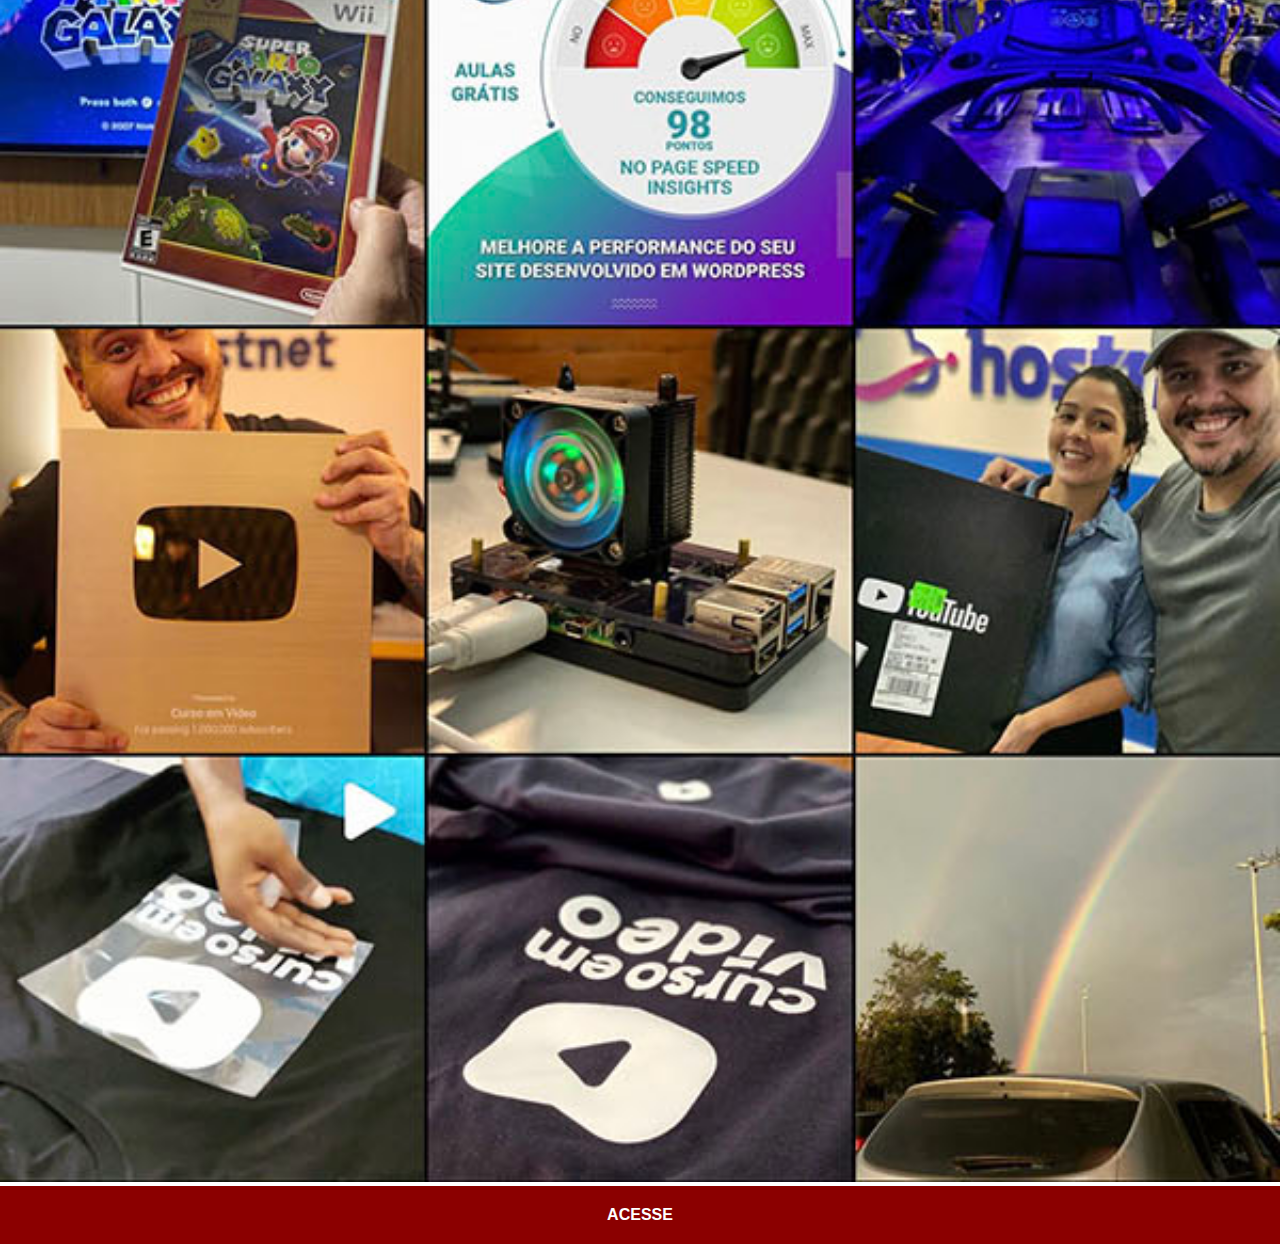
<file: instagram.html>
<!DOCTYPE html>
<html lang="pt-br">
<head>
    <meta charset="UTF-8">
    <meta name="viewport" content="width=device-width, initial-scale=1.0">
    <title>instagram</title>
    <link rel="stylesheet" href="estilos/social.css">
</head>
<body>
    <img src="imagens/tela-instagram.jpg" alt="instagram">
    <a href="https://www.instagram.com/gustavoguanabara/" target="_blank">ACESSE</a>
</body>
</html>
</file>
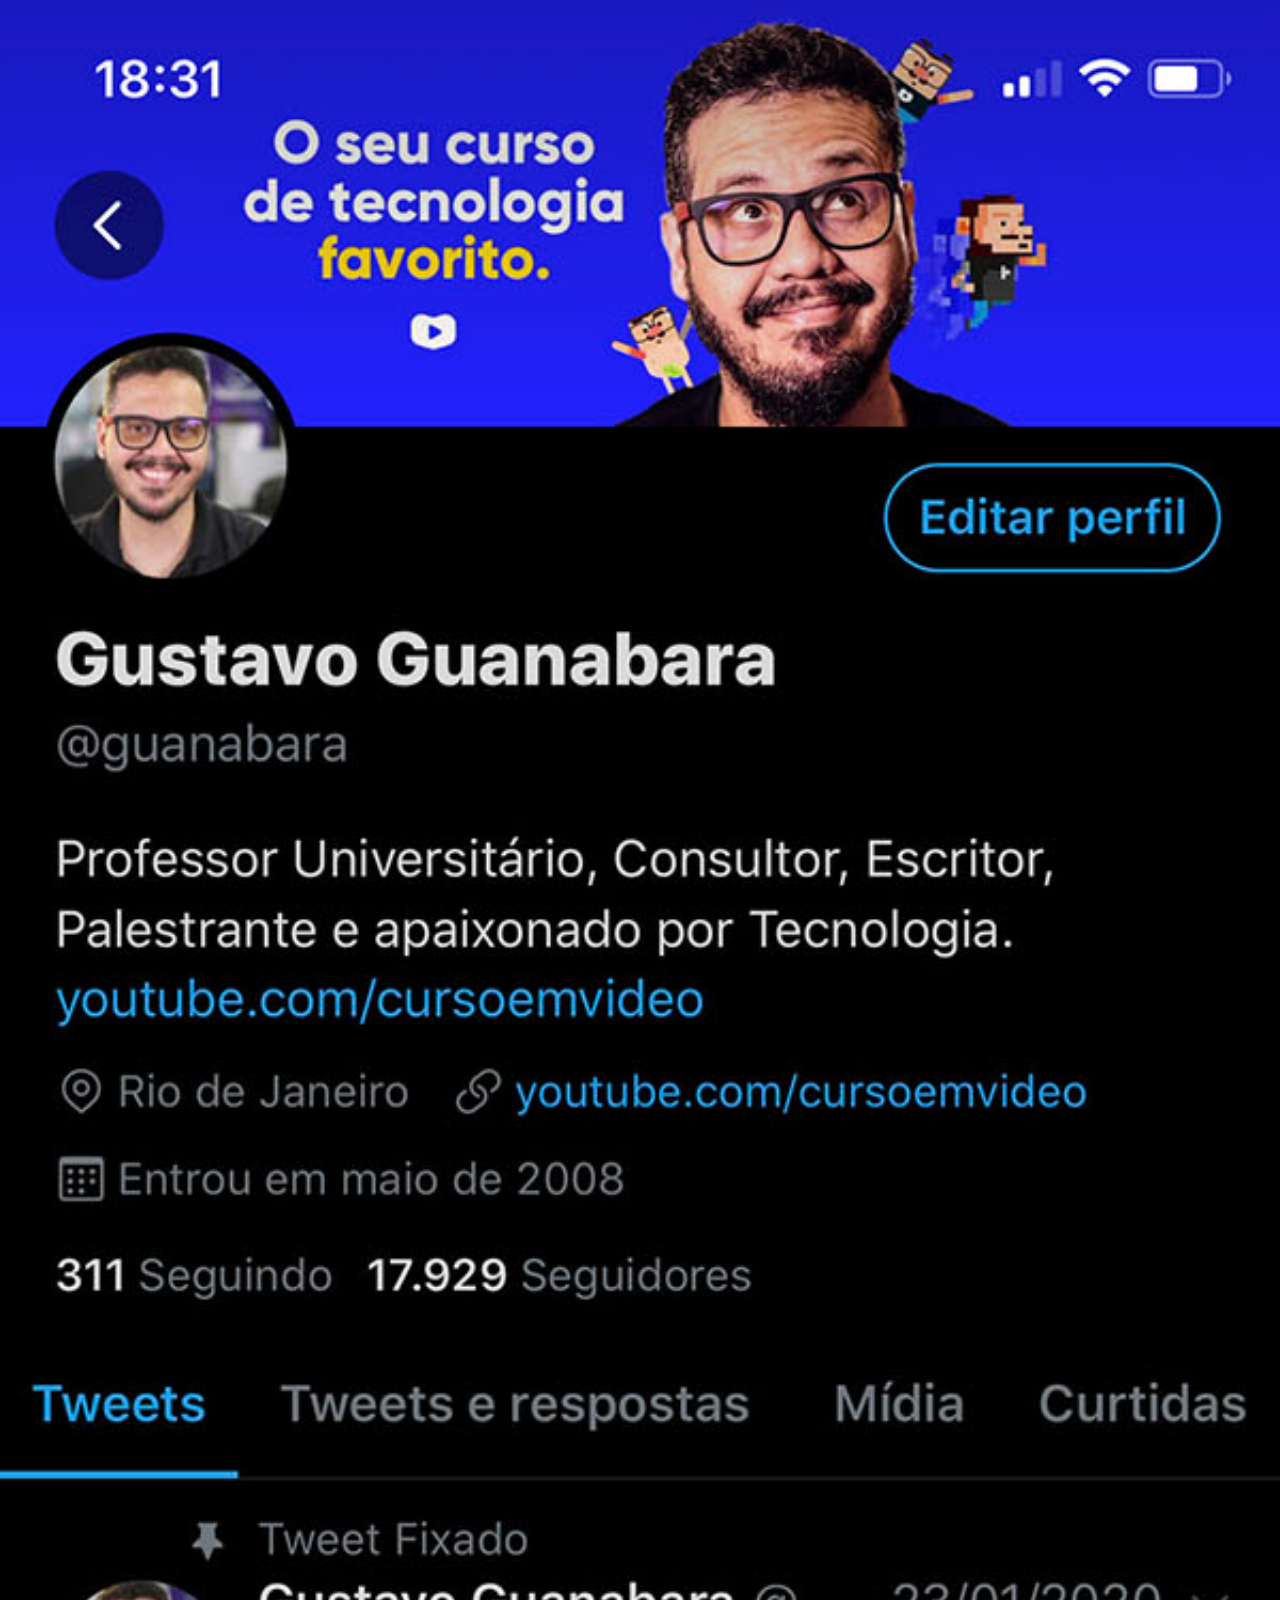
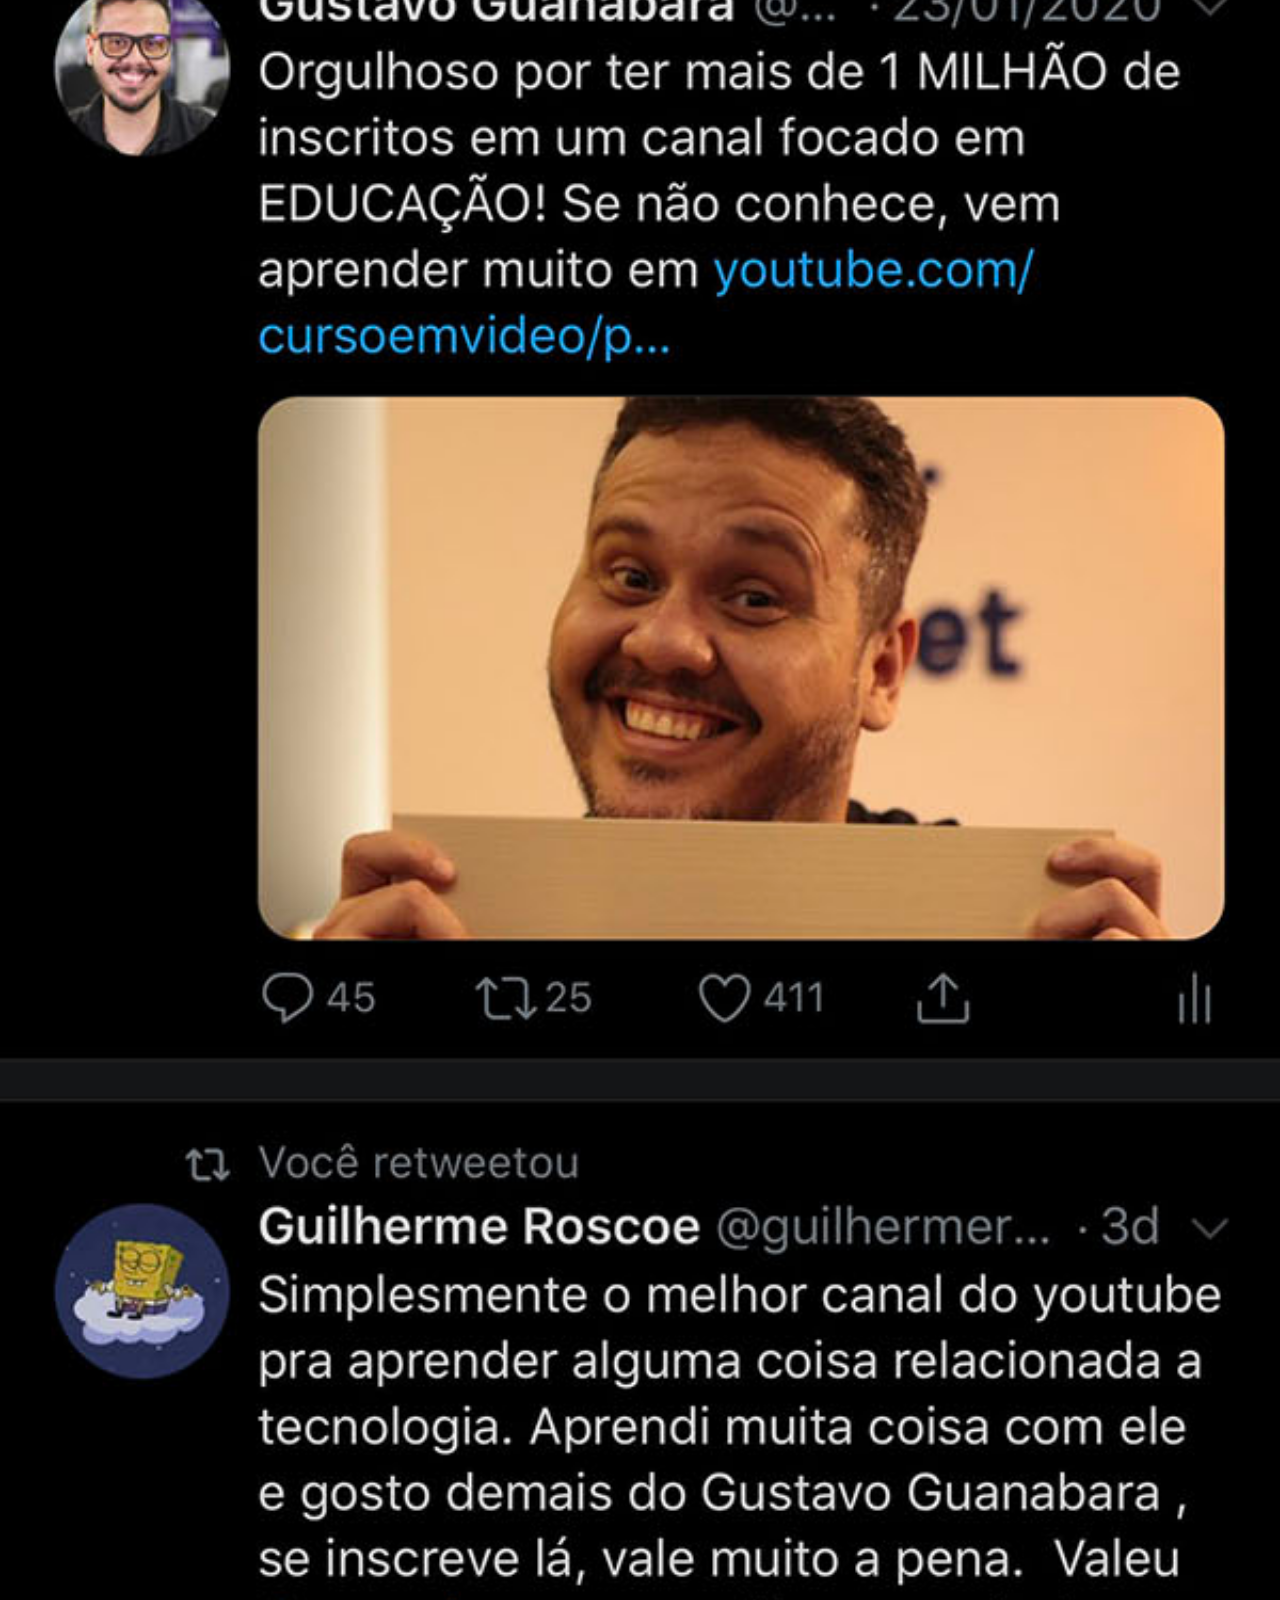
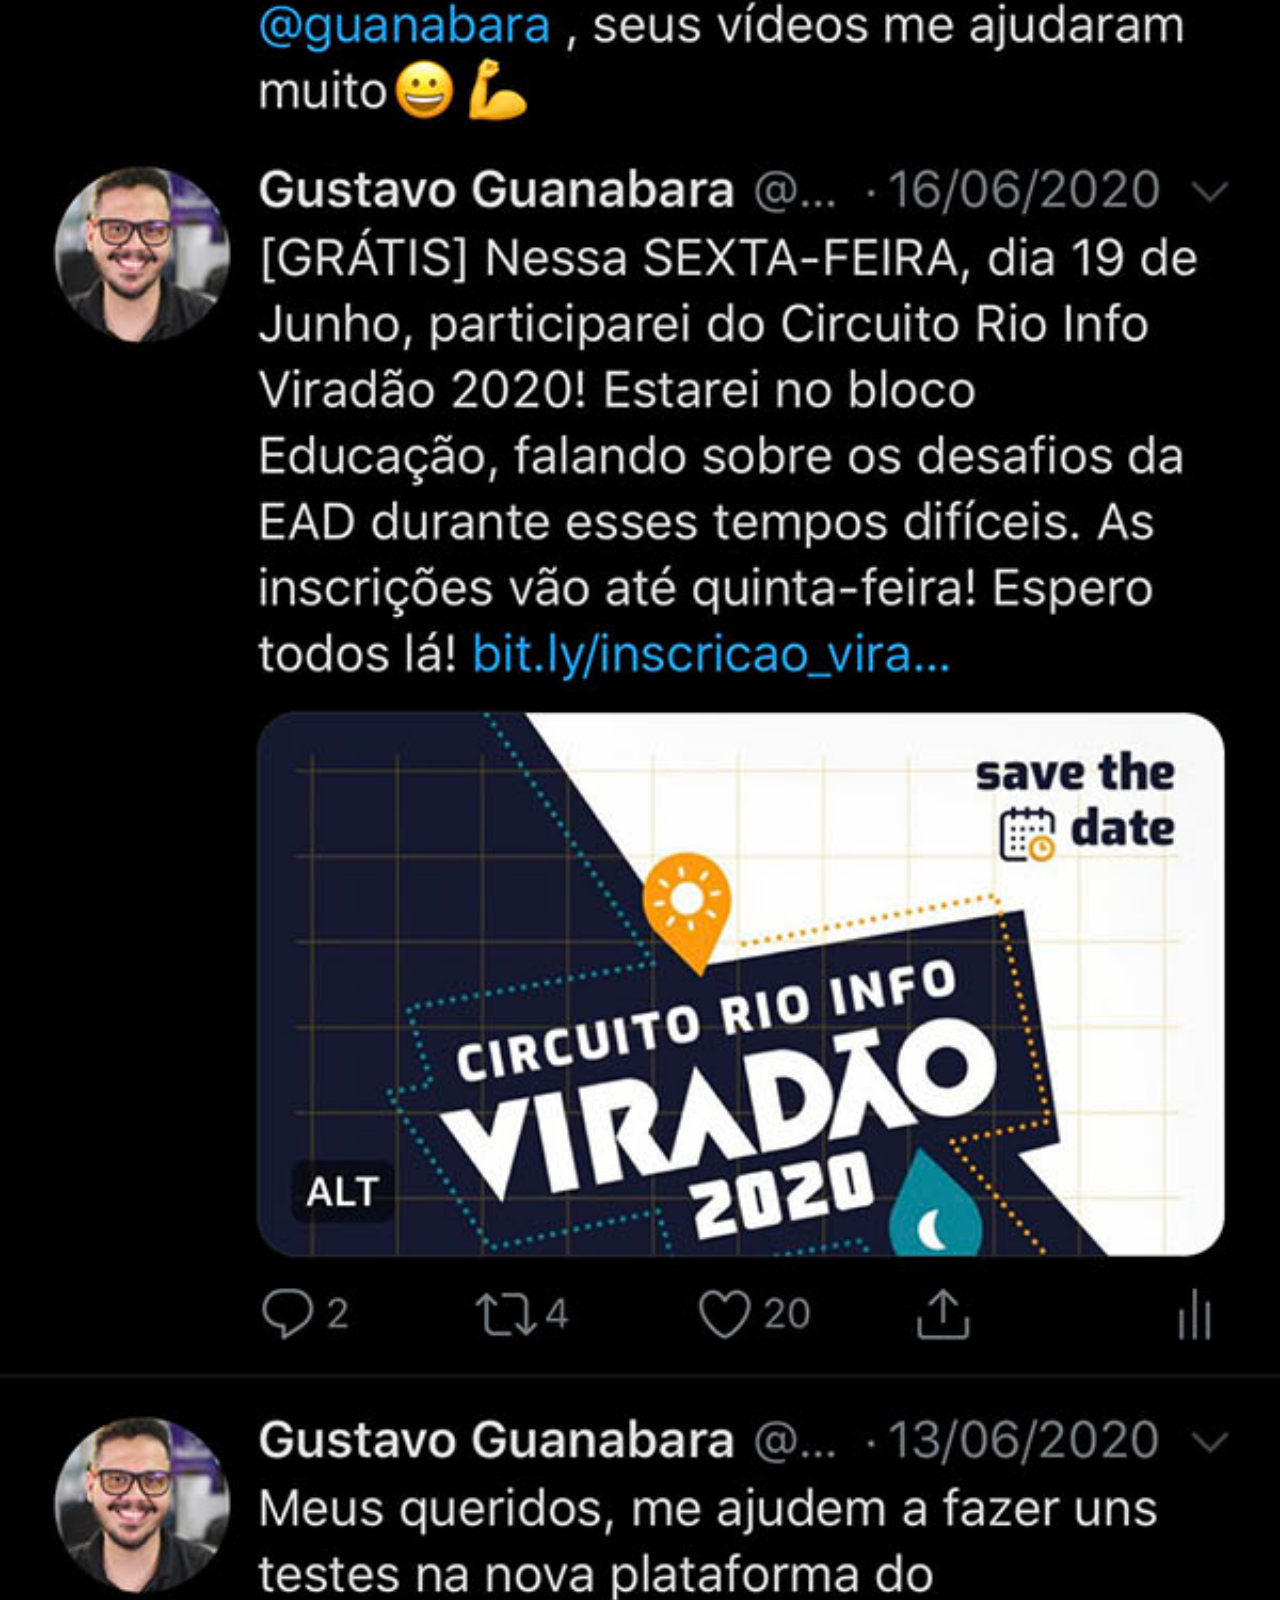
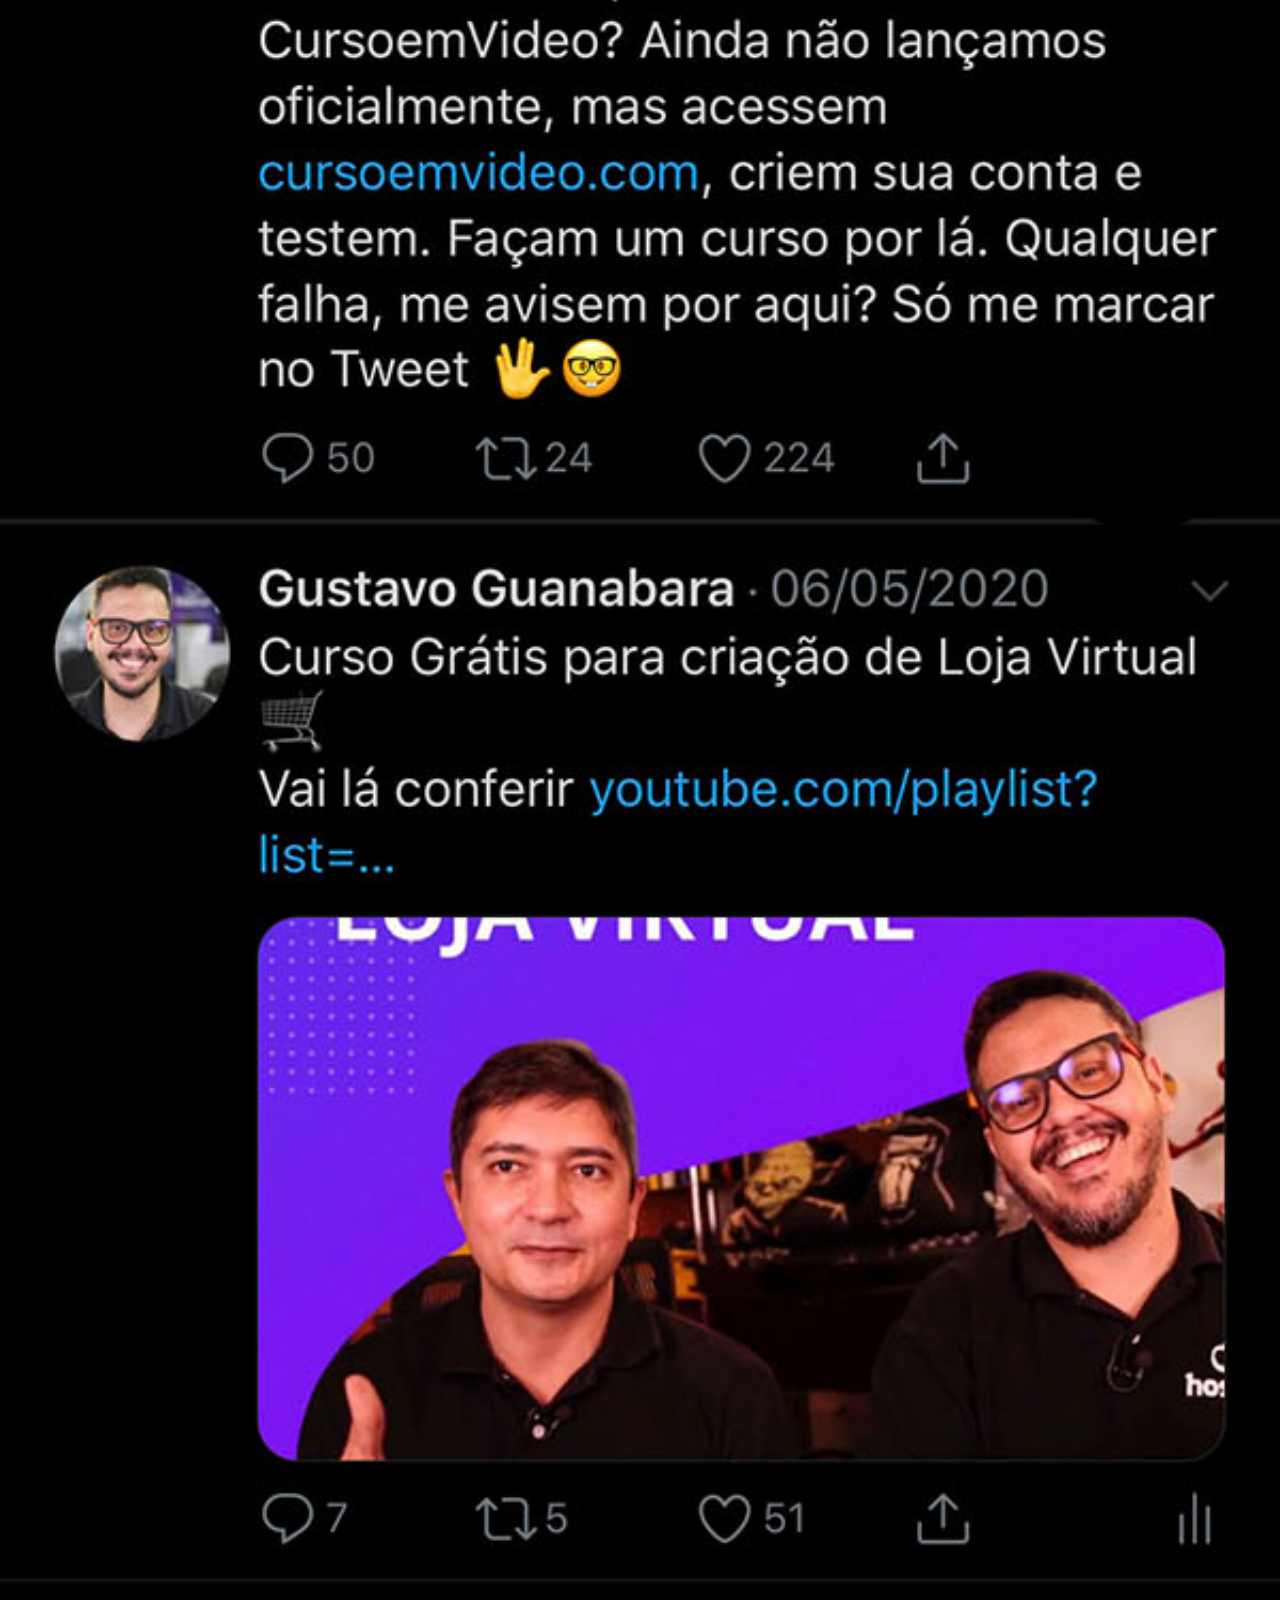
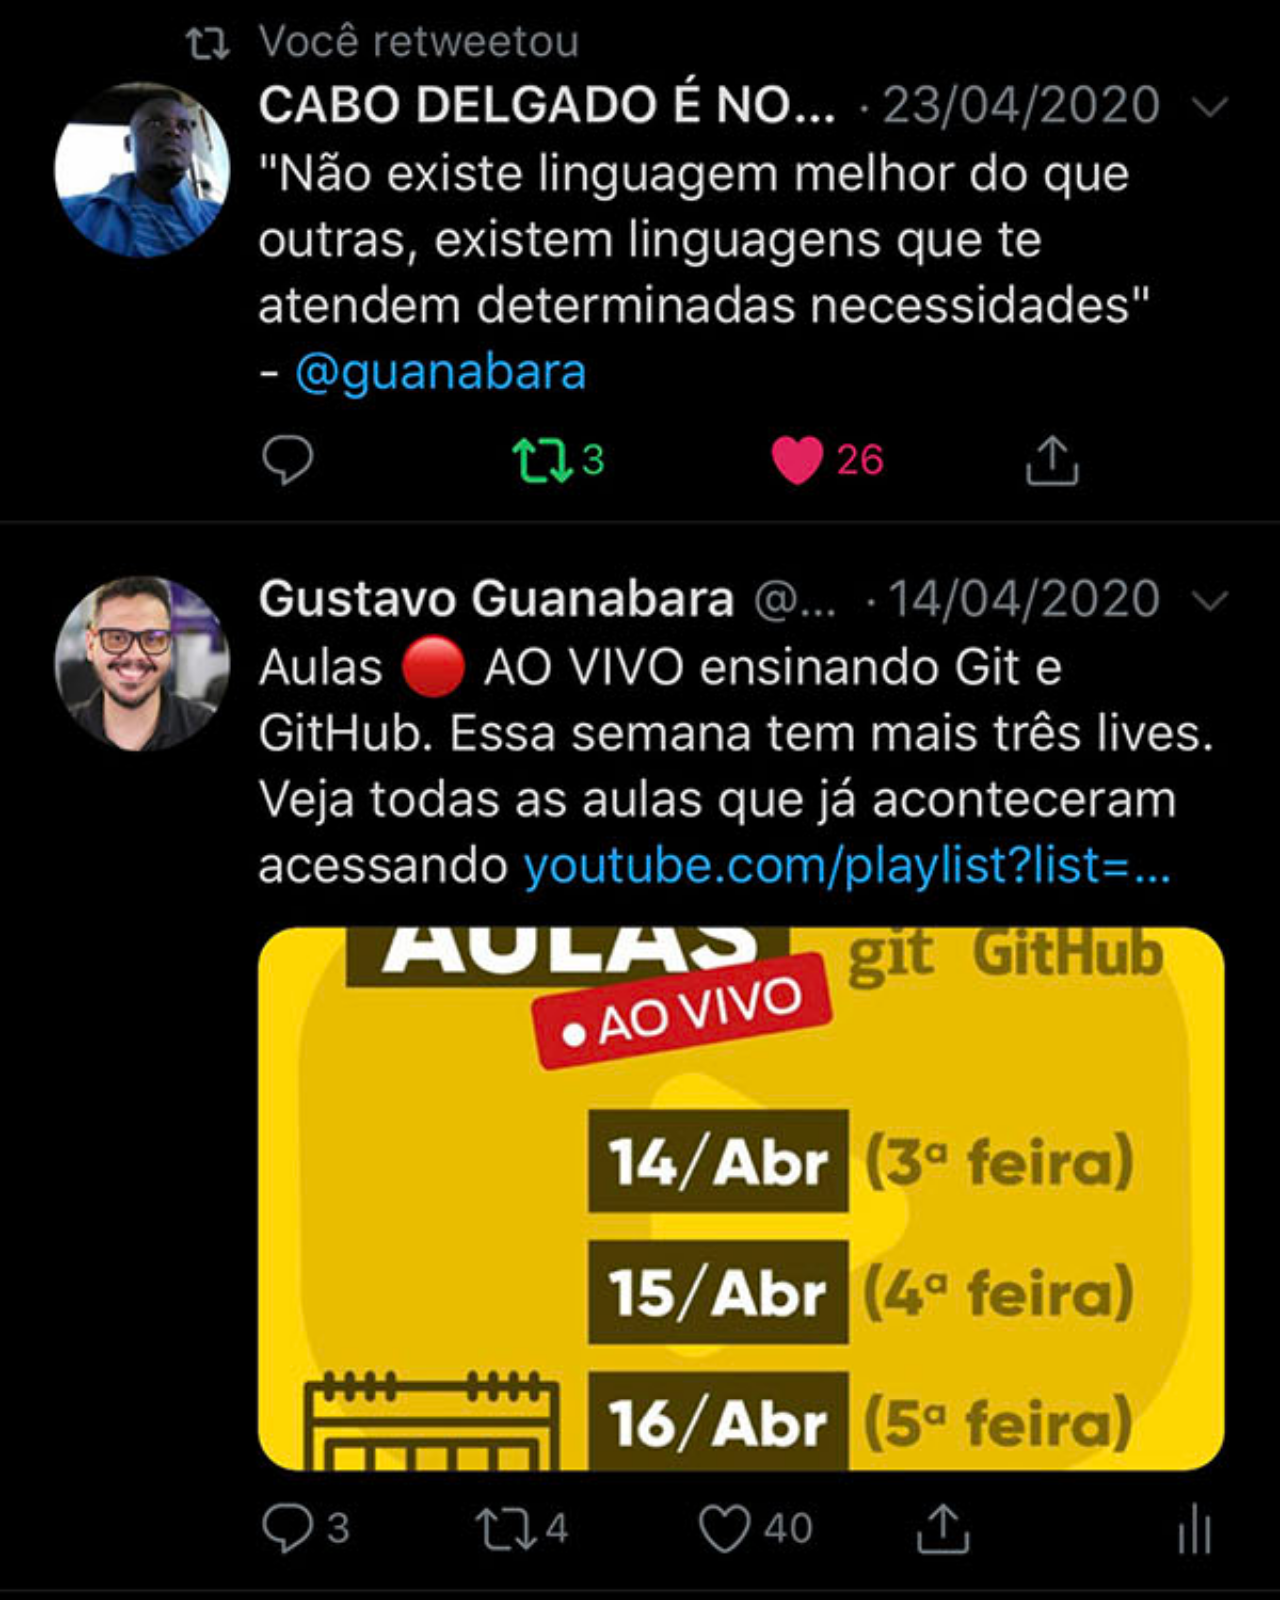
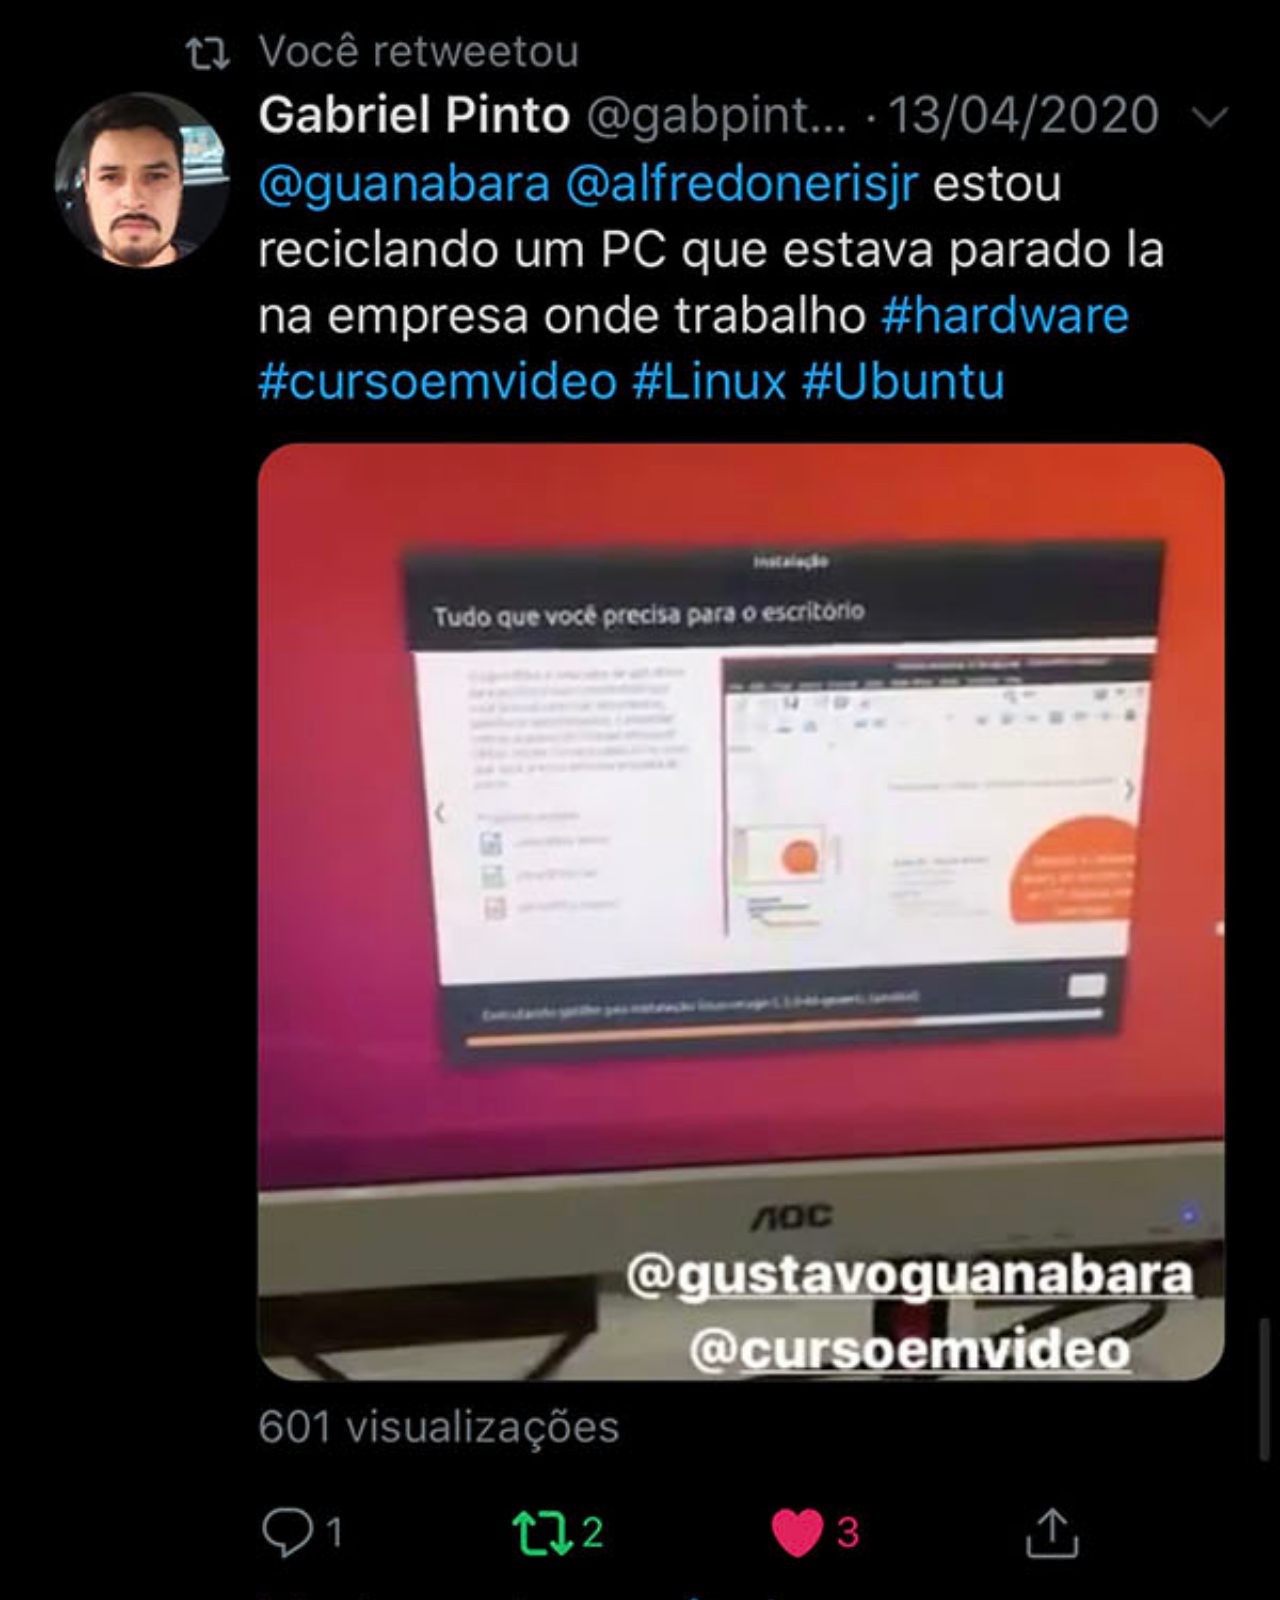
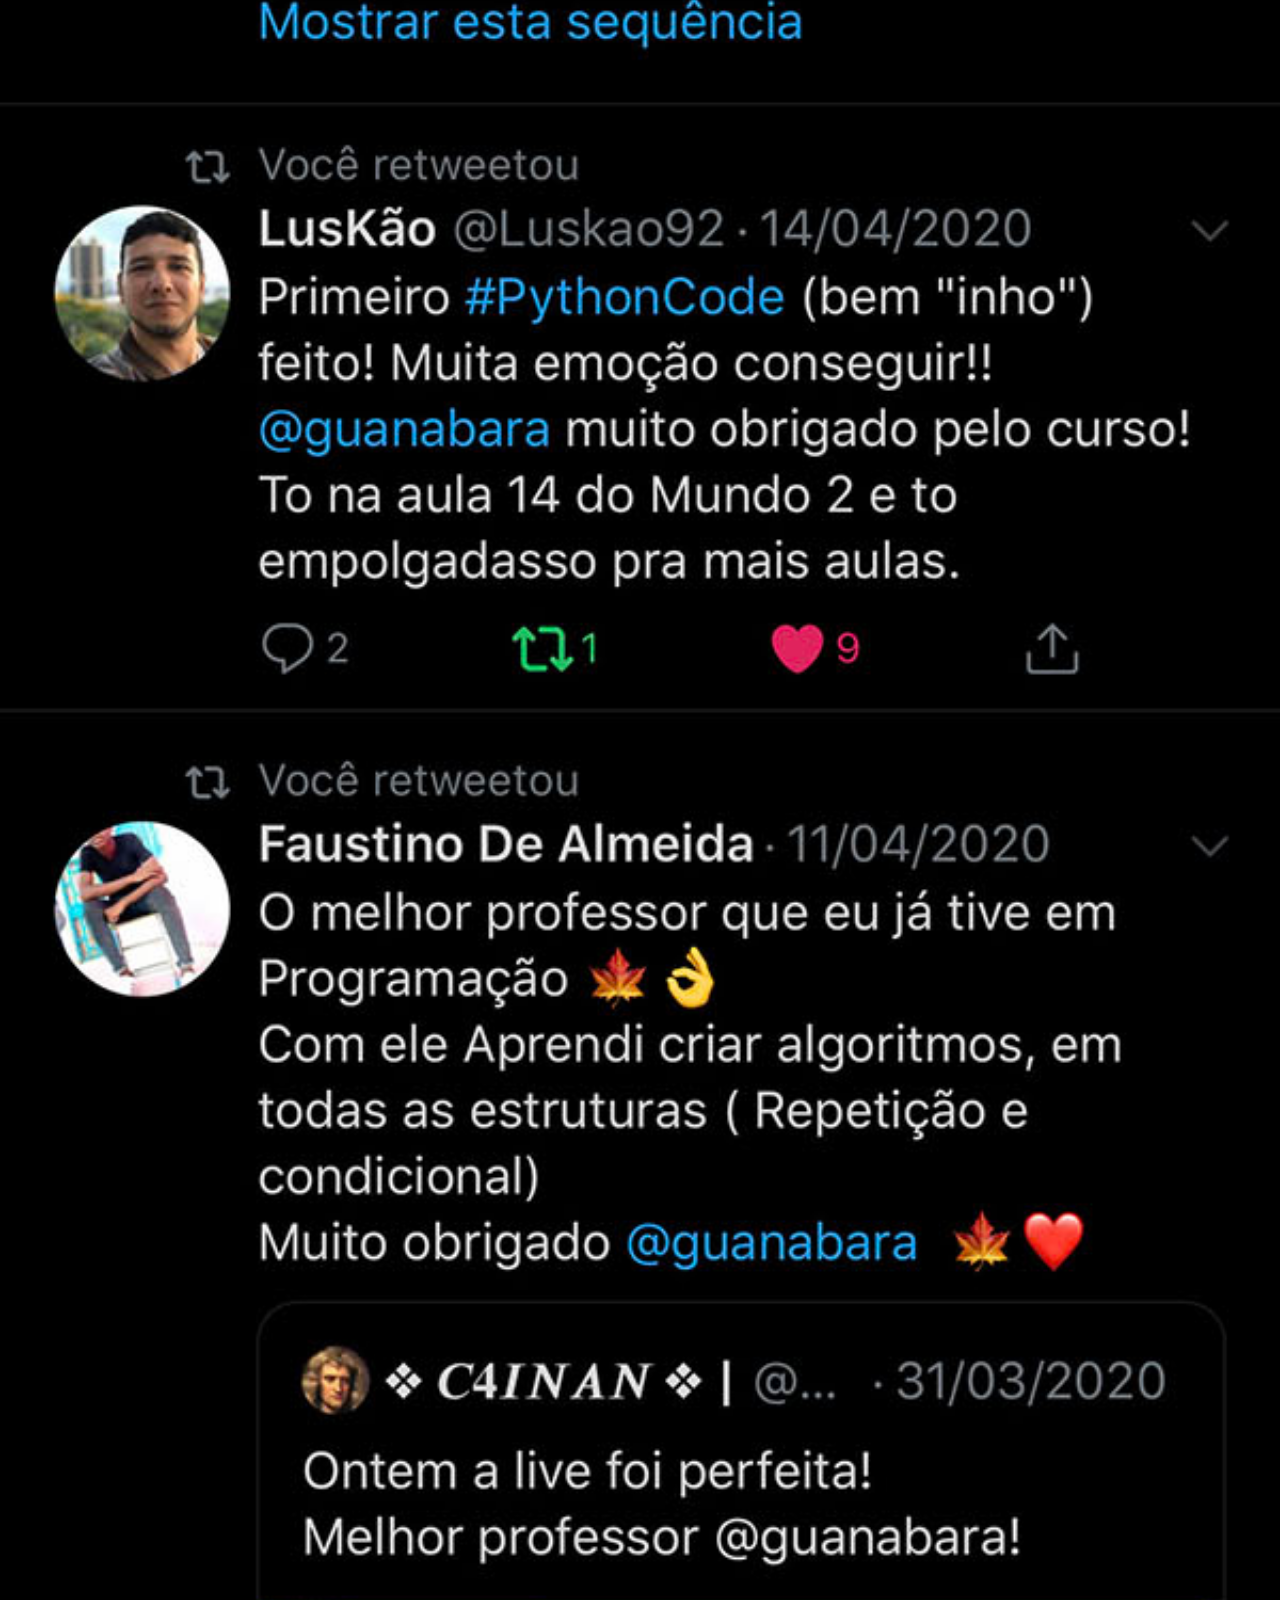
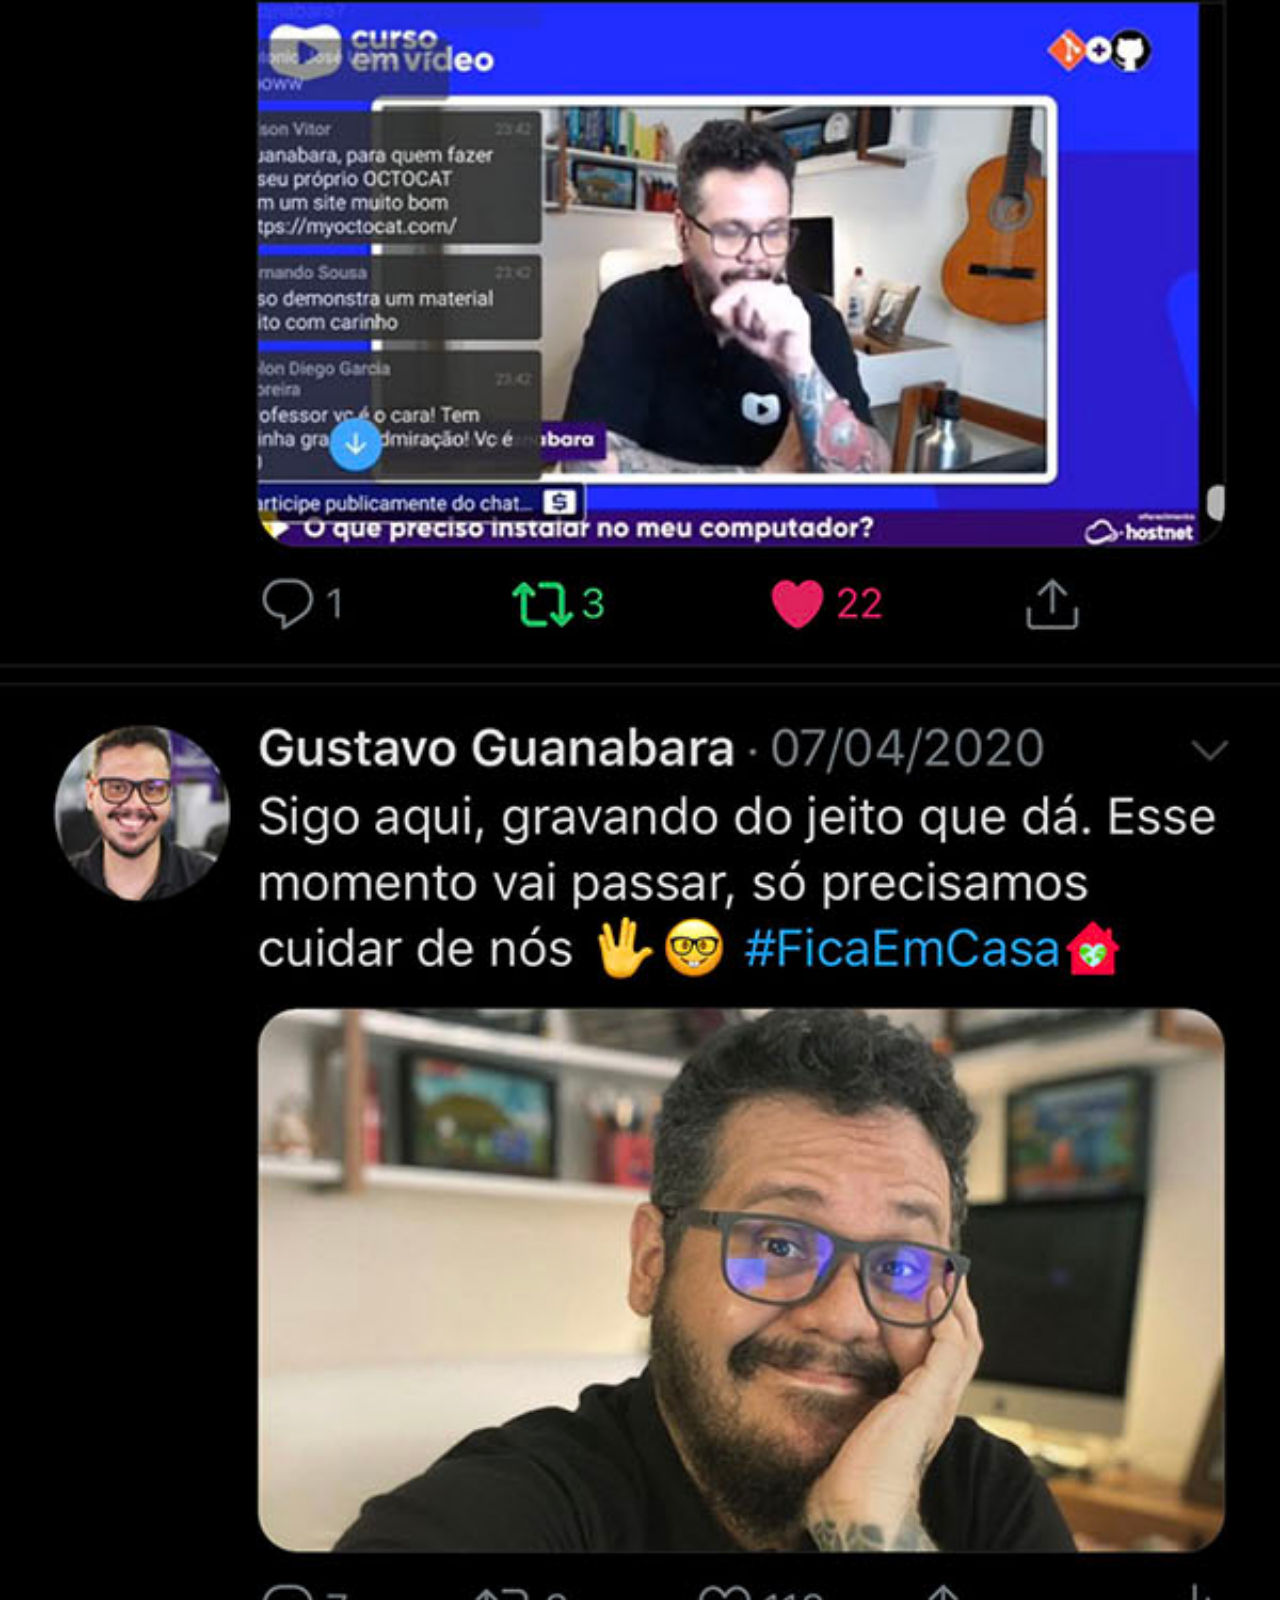
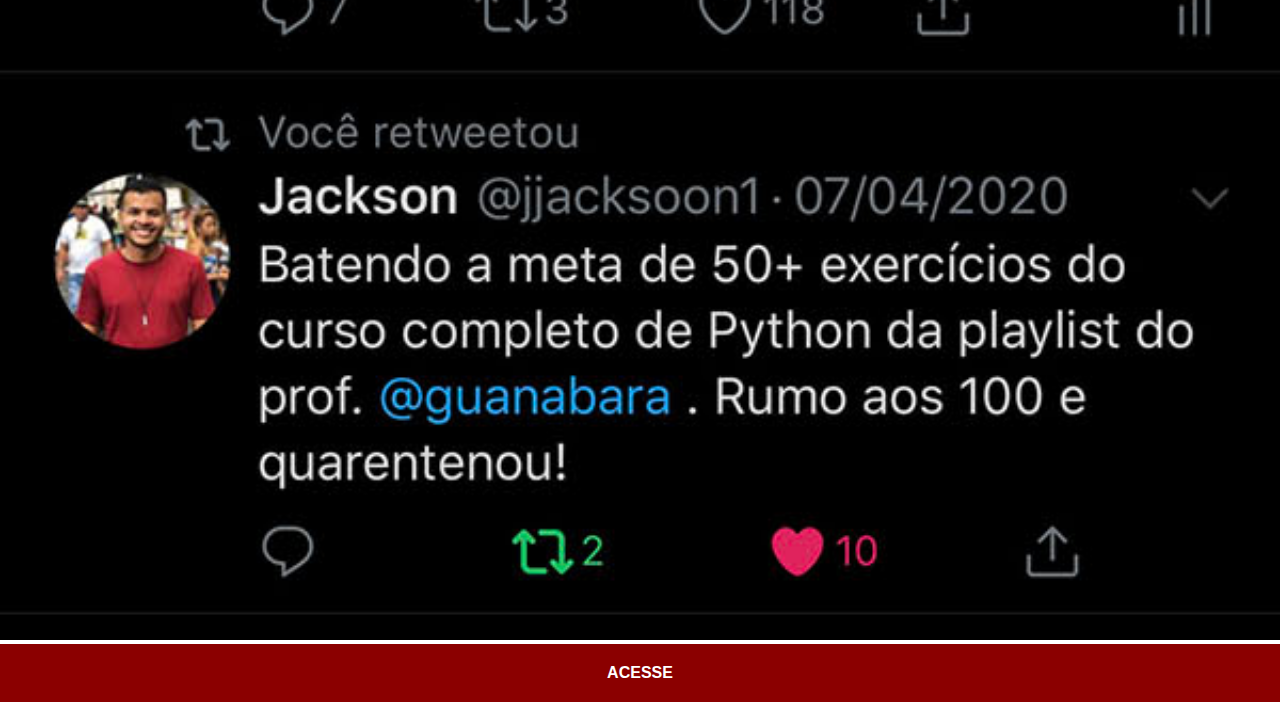
<file: twitter.html>
<!DOCTYPE html>
<html lang="pt-br">
<head>
    <meta charset="UTF-8">
    <meta name="viewport" content="width=device-width, initial-scale=1.0">
    <title>Twitter</title>
    <link rel="stylesheet" href="estilos/social.css">
</head>
<body>
    <img src="imagens/tela-twitter.jpg" alt="twitter">
    <a href="https://x.com/guanabara" target="_blank">ACESSE</a>
    
</body>
</html>
</file>
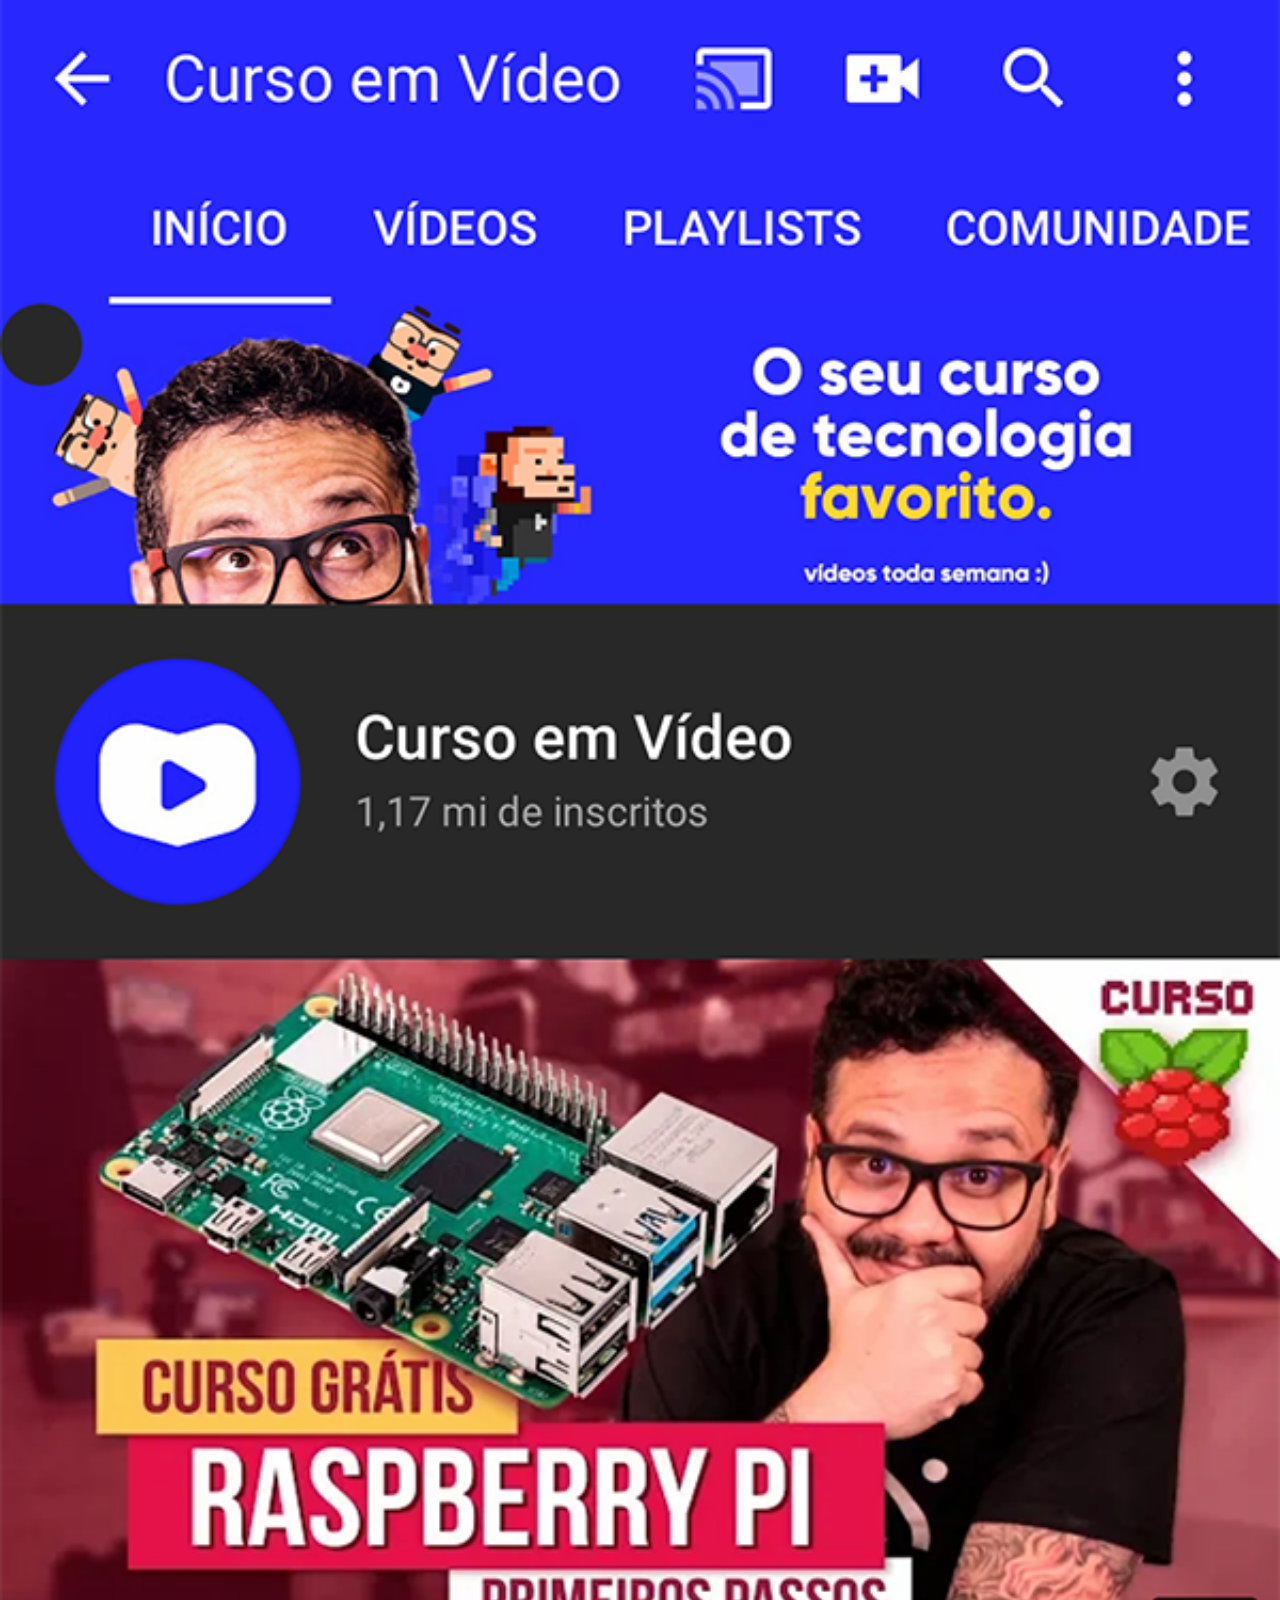
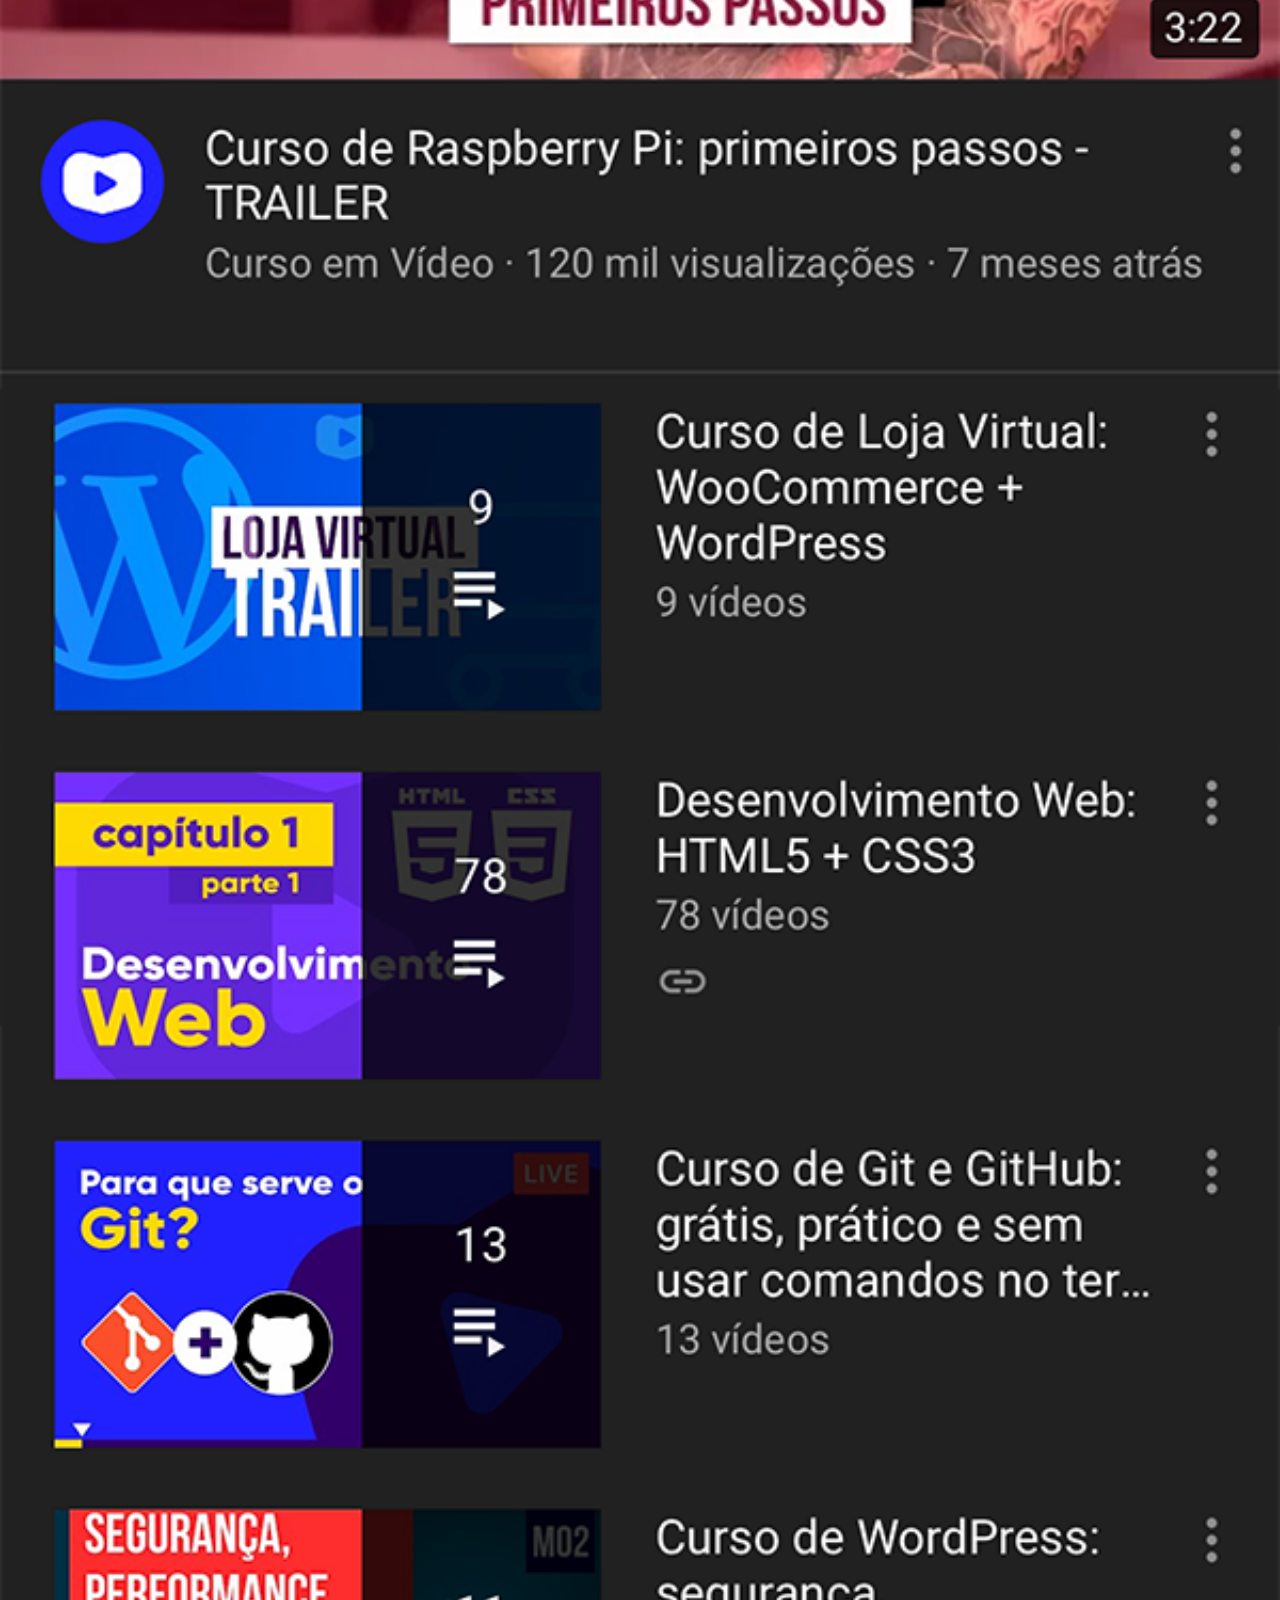
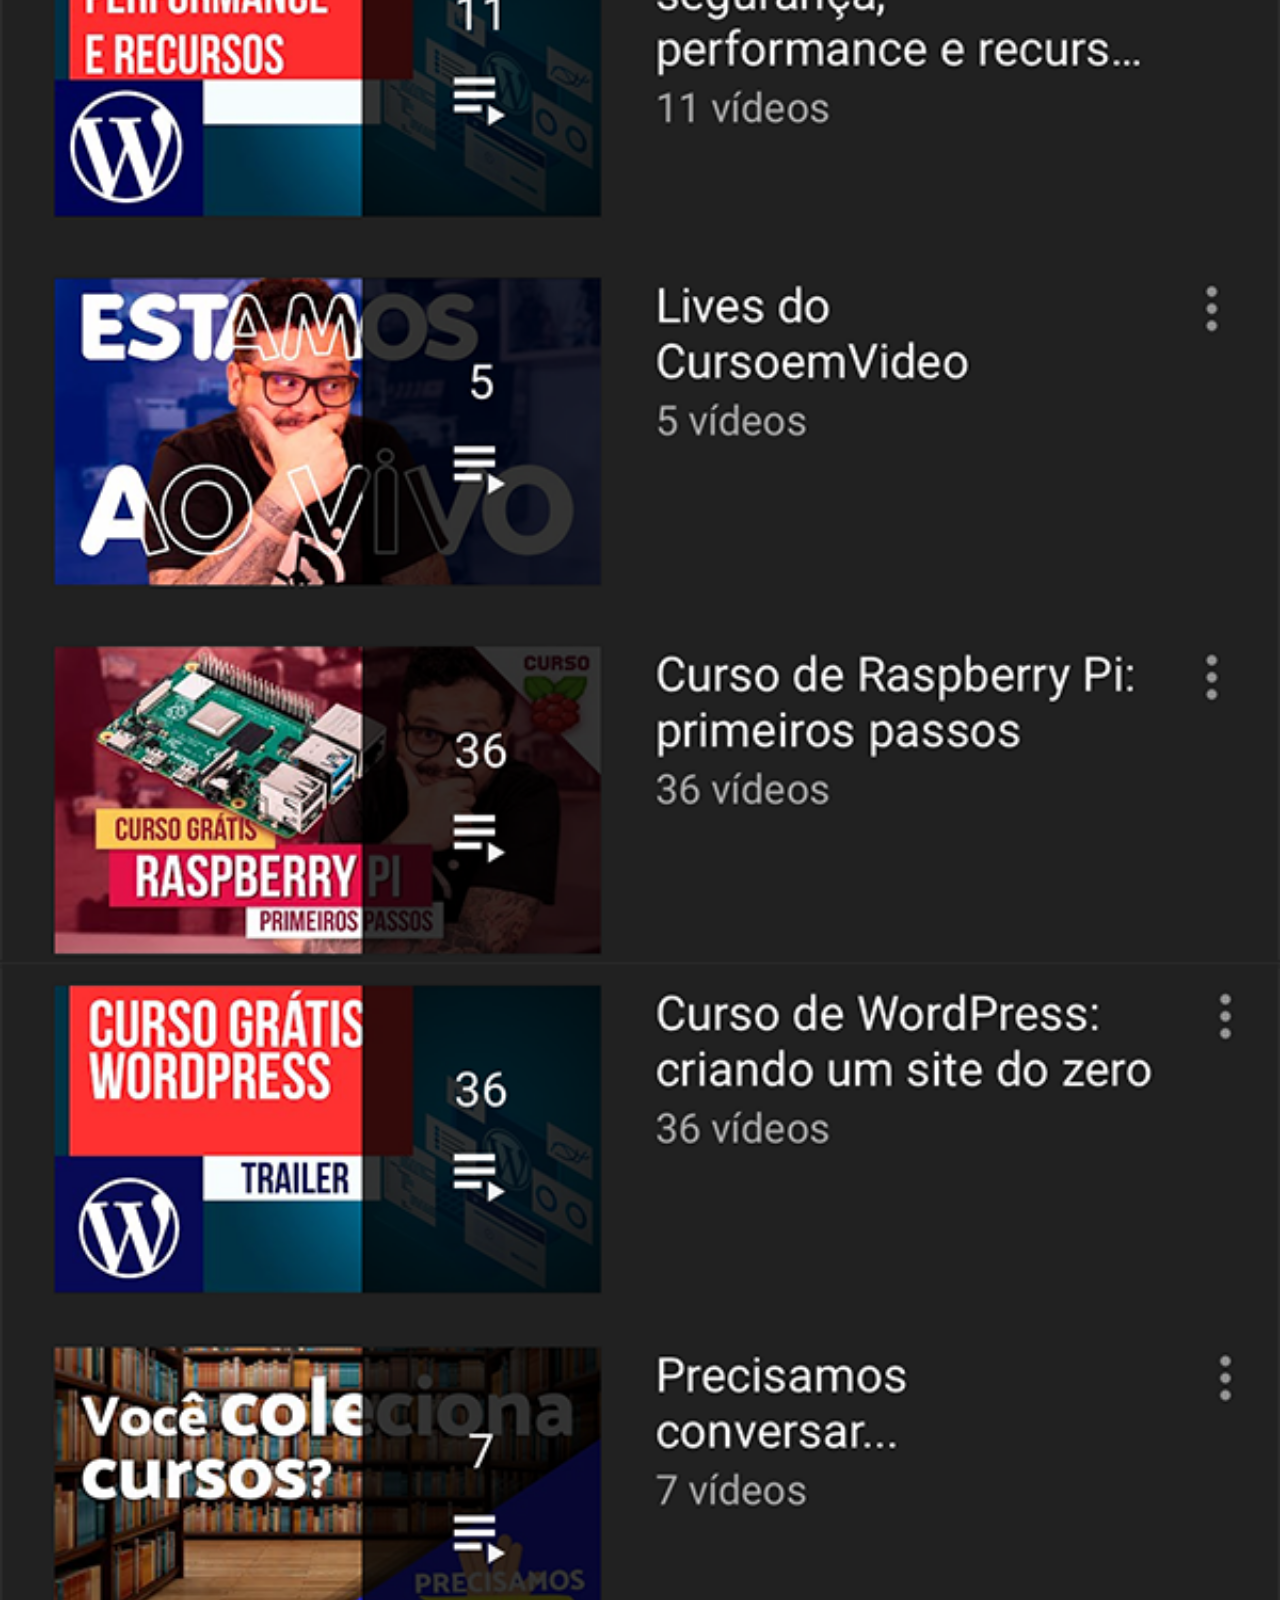
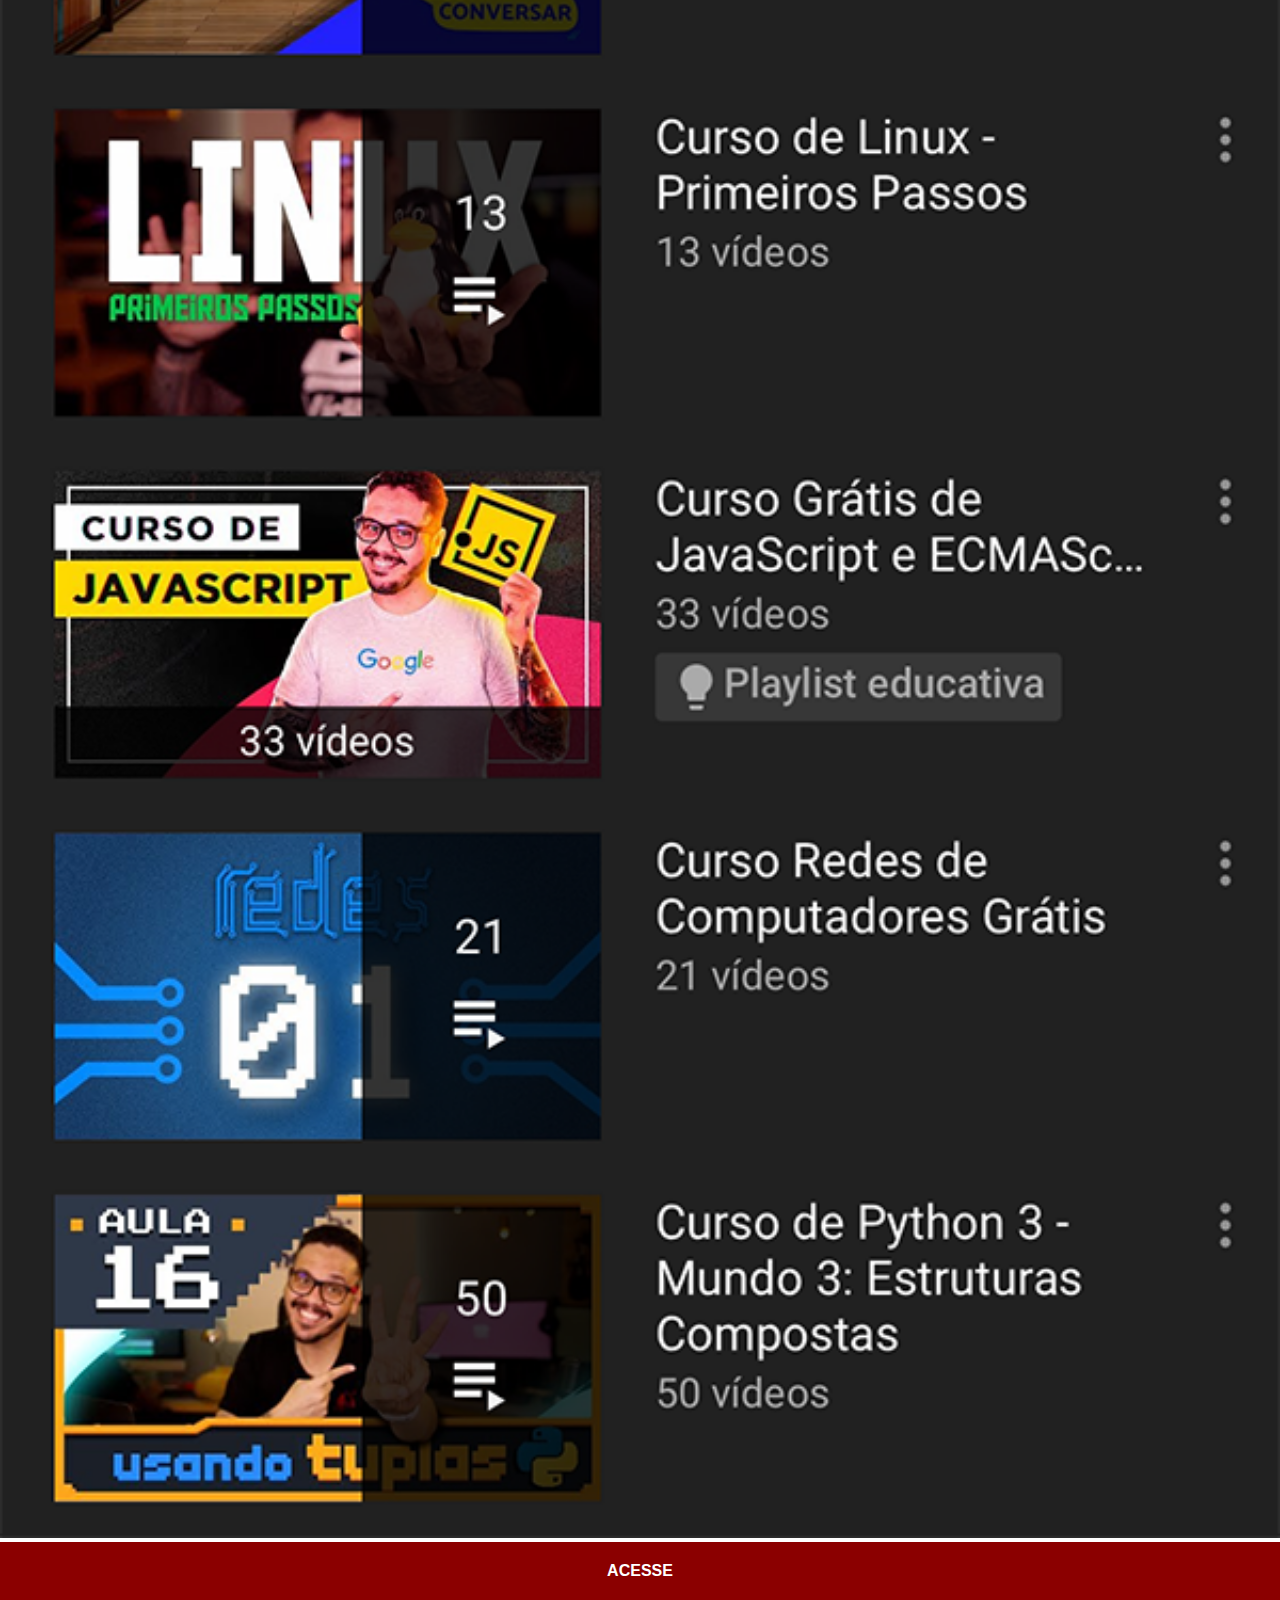
<file: youtube.html>
<!DOCTYPE html>
<html lang="pt-br">
<head>
    <meta charset="UTF-8">
    <meta name="viewport" content="width=device-width, initial-scale=1.0">
    <title>youtube</title>
    <link rel="stylesheet" href="estilos/social.css">
</head>
<body>
    <img src="imagens/tela-youtube.png" alt="youtube">
    <a href="https://www.youtube.com/c/CursoemV%C3%ADdeo" target="_blank">ACESSE</a>
    
</body>
</html>
</file>
<file: estilos/style.css>
@charset "UTF-8";

* {
    margin: 0;
    padding: 0;
    font-family: Arial, Helvetica, sans-serif;
}

html, body {
    height: 100vh;
    width: 100vw;
    background-color: black;
}

body {
    background: url(../imagens/fundo-madeira.jpg) no-repeat top center;
    background-size: cover;
    background-attachment: fixed;
}

main {
    height: 100vh;
    position: relative;
}

section#telefone {
    position: absolute;
    top: 50%;
    left: 50%;
    transform: translate(-50%, -50%);
    height: 627px;
    width: 311px;
    background: url(../imagens/frame-iphone.png) no-repeat;
}

iframe#tela {
    position: relative;
    top: 80px;
    left: 22px;
    width: 267px;
    height: 471px;
}

section#redes-sociais {
    text-align: right;
}

section#redes-sociais img:hover {
    border: 2px solid rgba(255, 255, 255, 0.600);
    transform: translate(-3px, -3px);
    box-shadow: 5px 5px 10px rgba(0, 0, 0, 0.600);
    transition: transform .5s, border 1s;
}

section#redes-sociais img {
    box-sizing: border-box;
    width: 50px;
    margin: 10px;
    border-radius: 50%;
    box-shadow: 2px 2px 5px rgba(0, 0, 0, 0.400);
}
</file>
<file: estilos/social.css>
@charset "UTF-8";

* {
    margin: 0px;
    padding: 0px;
    font-family: Arial, Helvetica, sans-serif;
}

::-webkit-scrollbar {
    width: 0;
    height: 0;
}

img {
    width: 100vw;

    
}

a {
    display: block;
    background-color: darkred;
    color: white;
    padding: 20px;
    text-align: center;
    font-weight: bolder;
    text-decoration: none;
}

a:hover {
    background-color: red;
}
</file>
